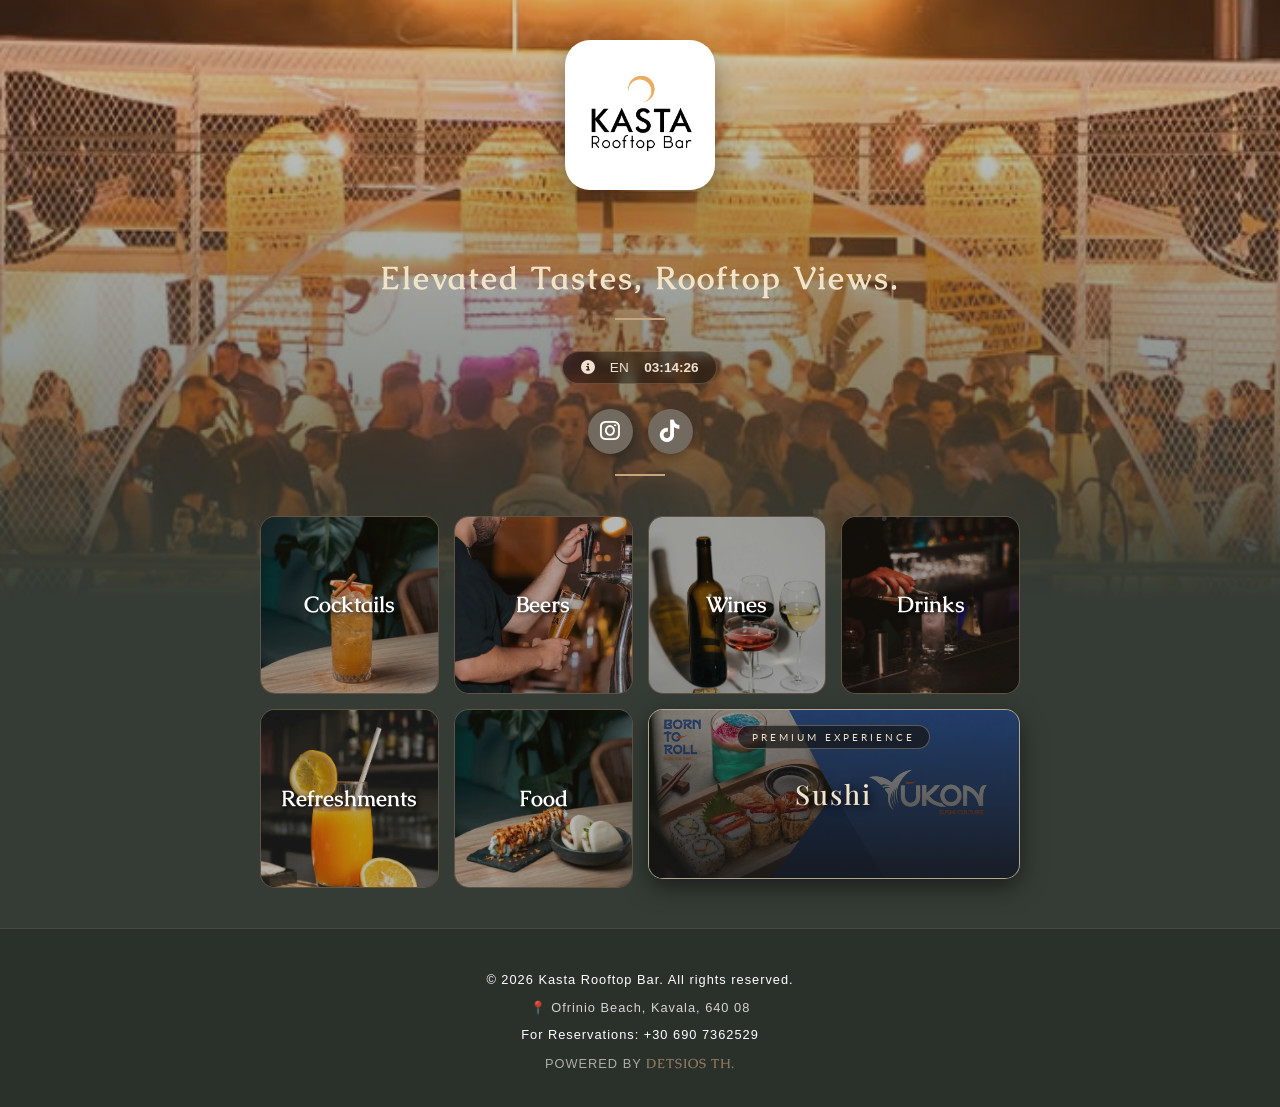
<file: index.html>
<!DOCTYPE html>
<html lang="el">
<head>
    <meta charset="UTF-8">
    <meta name="viewport" content="width=device-width, initial-scale=1.0, maximum-scale=1.0, user-scalable=no">
    <title>Kasta Rooftop Cocktail & Wine Bar</title>

    <!-- Γραμματοσειρές -->
    <link href="https://fonts.googleapis.com/css2?family=Caudex:ital,wght@0,400;0,700;1,400;1,700&display=swap" rel="stylesheet">
    <link href="https://fonts.googleapis.com/css2?family=Cormorant+Garamond:ital,wght@0,300;0,600;1,300&family=Lato:wght@300&family=Oswald:wght@200&display=swap" rel="stylesheet">
    <link href="https://fonts.googleapis.com/css2?family=Playfair+Display:wght@500&family=Poppins:wght@300;400&display=swap" rel="stylesheet">
    <link rel="stylesheet" href="https://cdnjs.cloudflare.com/ajax/libs/font-awesome/6.4.2/css/all.min.css">
    
    <!-- ΣΥΝΔΕΣΗ ΜΕ ΤΟ CSS ΣΟΥ (ΑΥΤΟ ΕΛΕΙΠΕ) -->
    <link rel="stylesheet" href="style.css">
</head>
<body class="home-page">

    <div class="logo-container">
        <img src="IMAGES/Kasta logo_.png" alt="Kasta Rooftop Bar Logo">
    </div>

    <section class="welcome-section">
    <h1>Elevated Tastes, Rooftop Views.</h1>
    <div class="divider"></div>
    </section>

     <div class="info-bar">
        <span><i class="fa-solid fa-circle-info"></i></span>
        <span>EN</span>
        <span id="clock">00:00:00</span>
    </div>

    <section> 
    <div class="social-icons">
    <a href="https://www.instagram.com/kasta_rooftop/" class="social-circle" title="Instagram"><i class="fa-brands fa-instagram"></i></a>
    <a href="https://www.tiktok.com/@kastaroof_cocktailbar?_r=1&_t=ZN-95tdO8SMryg" class="social-circle" title="TikTok"><i class="fa-brands fa-tiktok"></i></a>
    </div>
        <div class="divider"></div>
    </section>
    
    <main class="menu-grid">
        
        <a href="./Cocktails.html" class="menu-item">
            <h3>Cocktails</h3>
            <img src="IMAGES/Cocktail.webp" alt="Cocktails" loading="lazy">
        </a>

        <a href="./Beers.html" class="menu-item">
            <h3>Beers</h3>
            <img src="IMAGES/Draupht Beer Ste.webp" alt="Beers" loading="lazy">
        </a>

        <a href="./Wines.html" class="menu-item">
            <h3>Wines</h3>
            <img src="IMAGES/Wines.webp" alt="Wines" loading="lazy">
        </a>

        <a href="./Drinks.html" class="menu-item">
            <h3>Drinks</h3>
            <img src="IMAGES/Drinks.webp" alt="Drinks" loading="lazy">
        </a>

        <a href="./Refreshments.html" class="menu-item">
            <h3>Refreshments</h3>
            <img src="IMAGES/Fresh juice.webp" alt="Refreshments" loading="lazy">
        </a>

        <a href="./Food.html" class="menu-item">
            <h3>Food</h3>
            <img src="IMAGES/Food.webp" alt="Food" loading="lazy">
        </a>

        <!-- SIGNATURE SUSHI CATEGORY -->
        <a href="./Sushi.html" class="menu-item sushi-signature">
            <div class="sushi-darkener"></div>
            <span class="signature-tag">Premium Experience</span>
            <h3>Sushi </h3>
            <img src="IMAGES/sushi2.webp" alt="Sushi Menu" loading="lazy">
        </a>

    </main>

  

<div id="loader">
    <div class="loader-content">
        <img src="IMAGES/Kasta logo_ - WHITE.webp" alt="Kasta Icon" class="mini-logo">
        
        <h1 class="loader-title">Kasta Rooftop</h1>
        
        <div class="loader-divider"></div>
        
        <p class="loader-subtitle">COCKTAIL & WINE BAR</p>
    </div>
</div>


 <script src="app.js"></script>
</body>


<footer class="main-footer">
    <div class="footer-content">
        <p>© 2026 Kasta Rooftop Bar. All rights reserved.</p>
        <p class="location">📍 Ofrinio Beach, Kavala, 640 08</p>
        <p>For Reservations: +30 690 7362529</p>
        <p class="powered-by">
    POWERED BY <a href="https://www.instagram.com/dets1os/" class="designer-name" target="_blank" rel="noopener noreferrer">DETSIOS TH.</a>
</p>
    </div>
</footer>
</html>
</file>
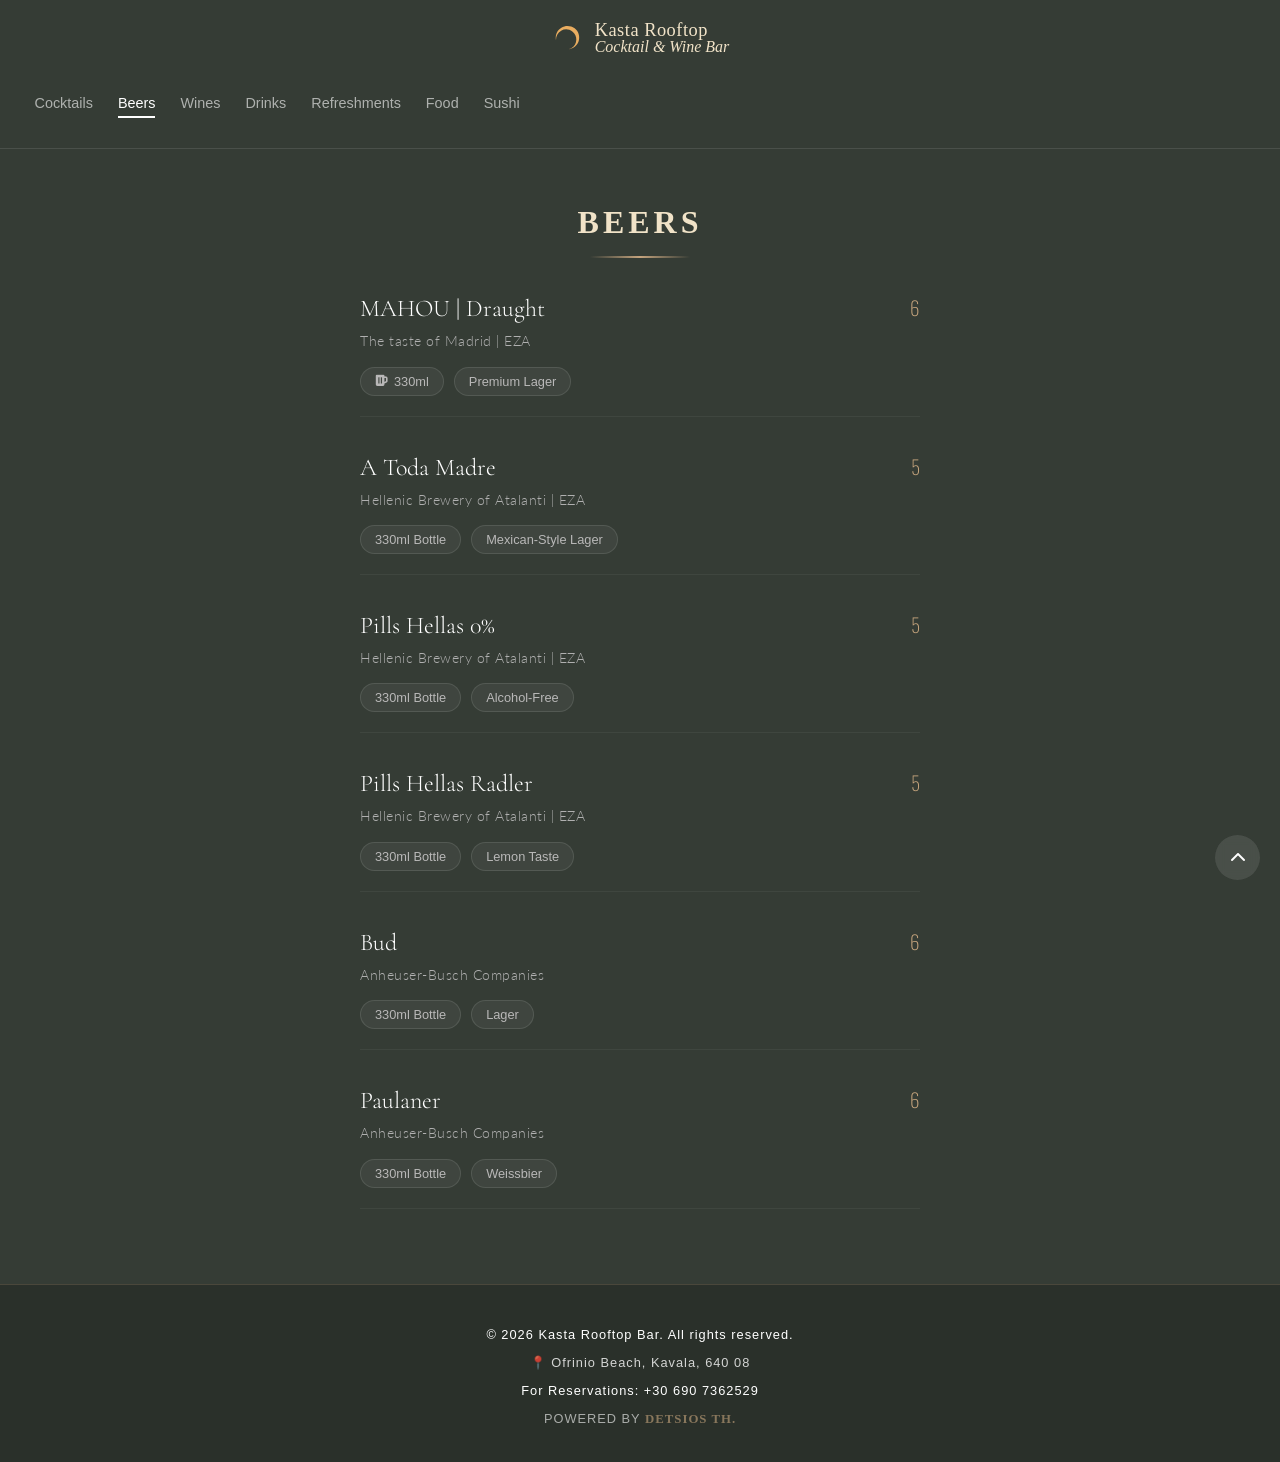
<file: Beers.html>
<!DOCTYPE html>
<html lang="el">
<head>
    <meta charset="UTF-8">
    <meta name="viewport" content="width=device-width, initial-scale=1.0">
    <title>Beers - Kasta Rooftop</title>
    <link href="https://fonts.googleapis.com/css2?family=Poppins:wght@300;400;600&display=swap" rel="stylesheet">
    <link rel="stylesheet" href="https://cdnjs.cloudflare.com/ajax/libs/font-awesome/6.4.2/css/all.min.css">
    
<link rel="stylesheet" href="style.css">
</head>
<body>

<header id="main-header">  
    <div class="header-top">
        <a href="index.html" style="text-decoration: none; display: flex; align-items: center; gap: 12px; color: inherit;">
            
            <img src="2.svg" class="logo-icon" alt="Kasta Moon Icon">
            
            <div class="logo-text-wrapper">
                <div class="brand-title">Kasta Rooftop</div>
                <div class="brand-subtitle">Cocktail & Wine Bar</div>
            </div>
            
        </a> </div>
           
    <nav class="nav-bar">
        <div class="nav-scroll">
            <a href="./Cocktails.html" class="nav-item">Cocktails</a>
            <a href="./Beers.html" class="nav-item active">Beers</a>
            <a href="./Wines.html" class="nav-item">Wines</a>
            <a href="./Drinks.html" class="nav-item">Drinks</a>
            <a href="./Refreshments.html" class="nav-item">Refreshments</a> 
            <a href="./Food.html" class="nav-item">Food</a>
            <a href="./Sushi.html" class="nav-item">Sushi</a>
        </div>
    </nav>
</header>
<div class="container">
    <div class="page-header">
        <h1 class="main-title">Beers</h1>
        <div class="main-divider"></div>
    </div>

    

    <div class="product-item">
        <div class="product-header">
            <span class="product-name">MAHOU | Draught </span>
            <span class="product-price">6</span>
        </div>
        <p class="product-desc">The taste of Madrid | EZA</p>
        <div class="tags">
            <span class="tag"><i class="fa-solid fa-beer-mug-empty"></i>330ml </span></i></span> 
            <span class="tag">Premium Lager</span></i></span>

        </div>
    </div>

    <div class="product-item">
        <div class="product-header">
            <span class="product-name">A Toda Madre</span>
            <span class="product-price">5</span>
        </div>
        <p class="product-desc">Hellenic Brewery of Atalanti | ΕΖΑ</p>
        <div class="tags">
            <span class="tag"></i> 330ml Bottle</span>
            <span class="tag"> Mexican-Style Lager</span>
        </div>
    </div>

    <div class="product-item">
        <div class="product-header">
            <span class="product-name">Pills Hellas 0%</span>
            <span class="product-price">5</span>
        </div>
        <p class="product-desc">Hellenic Brewery of Atalanti | ΕΖΑ</p>
        <div class="tags">
            <span class="tag"></i> 330ml Bottle</span>
            <span class="tag"> Alcohol-Free</span>
        </div>
    </div>

    <div class="product-item">
        <div class="product-header">
            <span class="product-name">Pills Hellas Radler</span>
            <span class="product-price">5</span>
        </div>
        <p class="product-desc">Hellenic Brewery of Atalanti | ΕΖΑ</p>
        <div class="tags">
            <span class="tag"></i> 330ml Bottle</span>
            <span class="tag"> Lemon Taste</span> 
        </div>
    </div>

    <div class="product-item">
        <div class="product-header">
            <span class="product-name">Bud</span>
            <span class="product-price">6</span>
        </div>
        <p class="product-desc">Anheuser-Busch Companies</p>
        <div class="tags">
            <span class="tag"></i> 330ml Bottle</span>
            <span class="tag"> Lager</span> 
        </div>
    </div>

    <div class="product-item">
        <div class="product-header">
            <span class="product-name">Paulaner</span>
            <span class="product-price">6</span>
        </div>
        <p class="product-desc">Anheuser-Busch Companies</p>
        <div class="tags">
            <span class="tag"></i> 330ml Bottle</span>
            <span class="tag">Weissbier </span> 
        </div>
    </div>
</div>

<a href="#" class="back-to-top"><i class="fa-solid fa-chevron-up"></i></a>

<link href="https://fonts.googleapis.com/css2?family=Cormorant+Garamond:ital,wght@0,300;0,600;1,300&family=Lato:wght@300&family=Oswald:wght@200&display=swap" rel="stylesheet">


<script src="app.js"></script>
</body>
<footer class="main-footer">
    <div class="footer-content">
        <p>© 2026 Kasta Rooftop Bar. All rights reserved.</p>
        <p class="location">📍 Ofrinio Beach, Kavala, 640 08</p>
        <p>For Reservations: +30 690 7362529</p>
        <p class="powered-by">
    POWERED BY <a href="https://www.instagram.com/dets1os/" class="designer-name" target="_blank" rel="noopener noreferrer">DETSIOS TH.</a>
        </p>
    </div>
</footer>
</html>
</file>
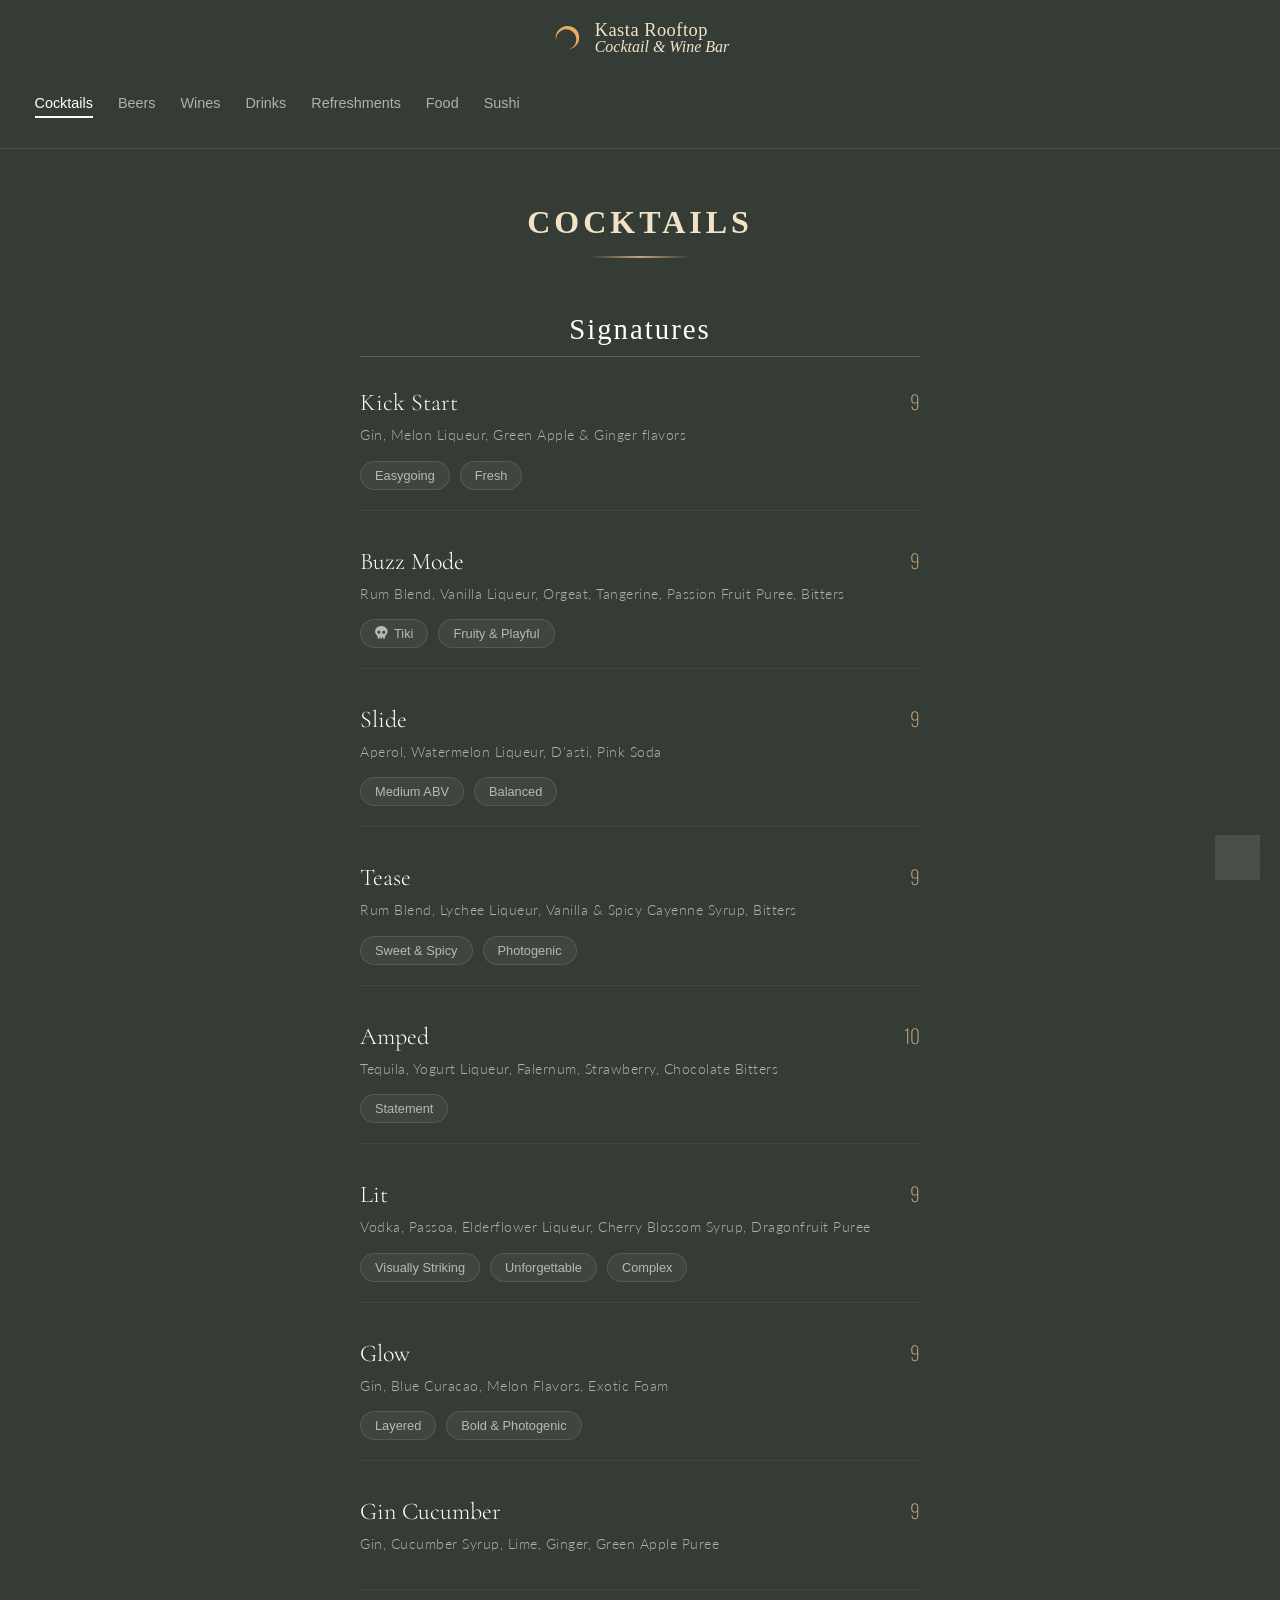
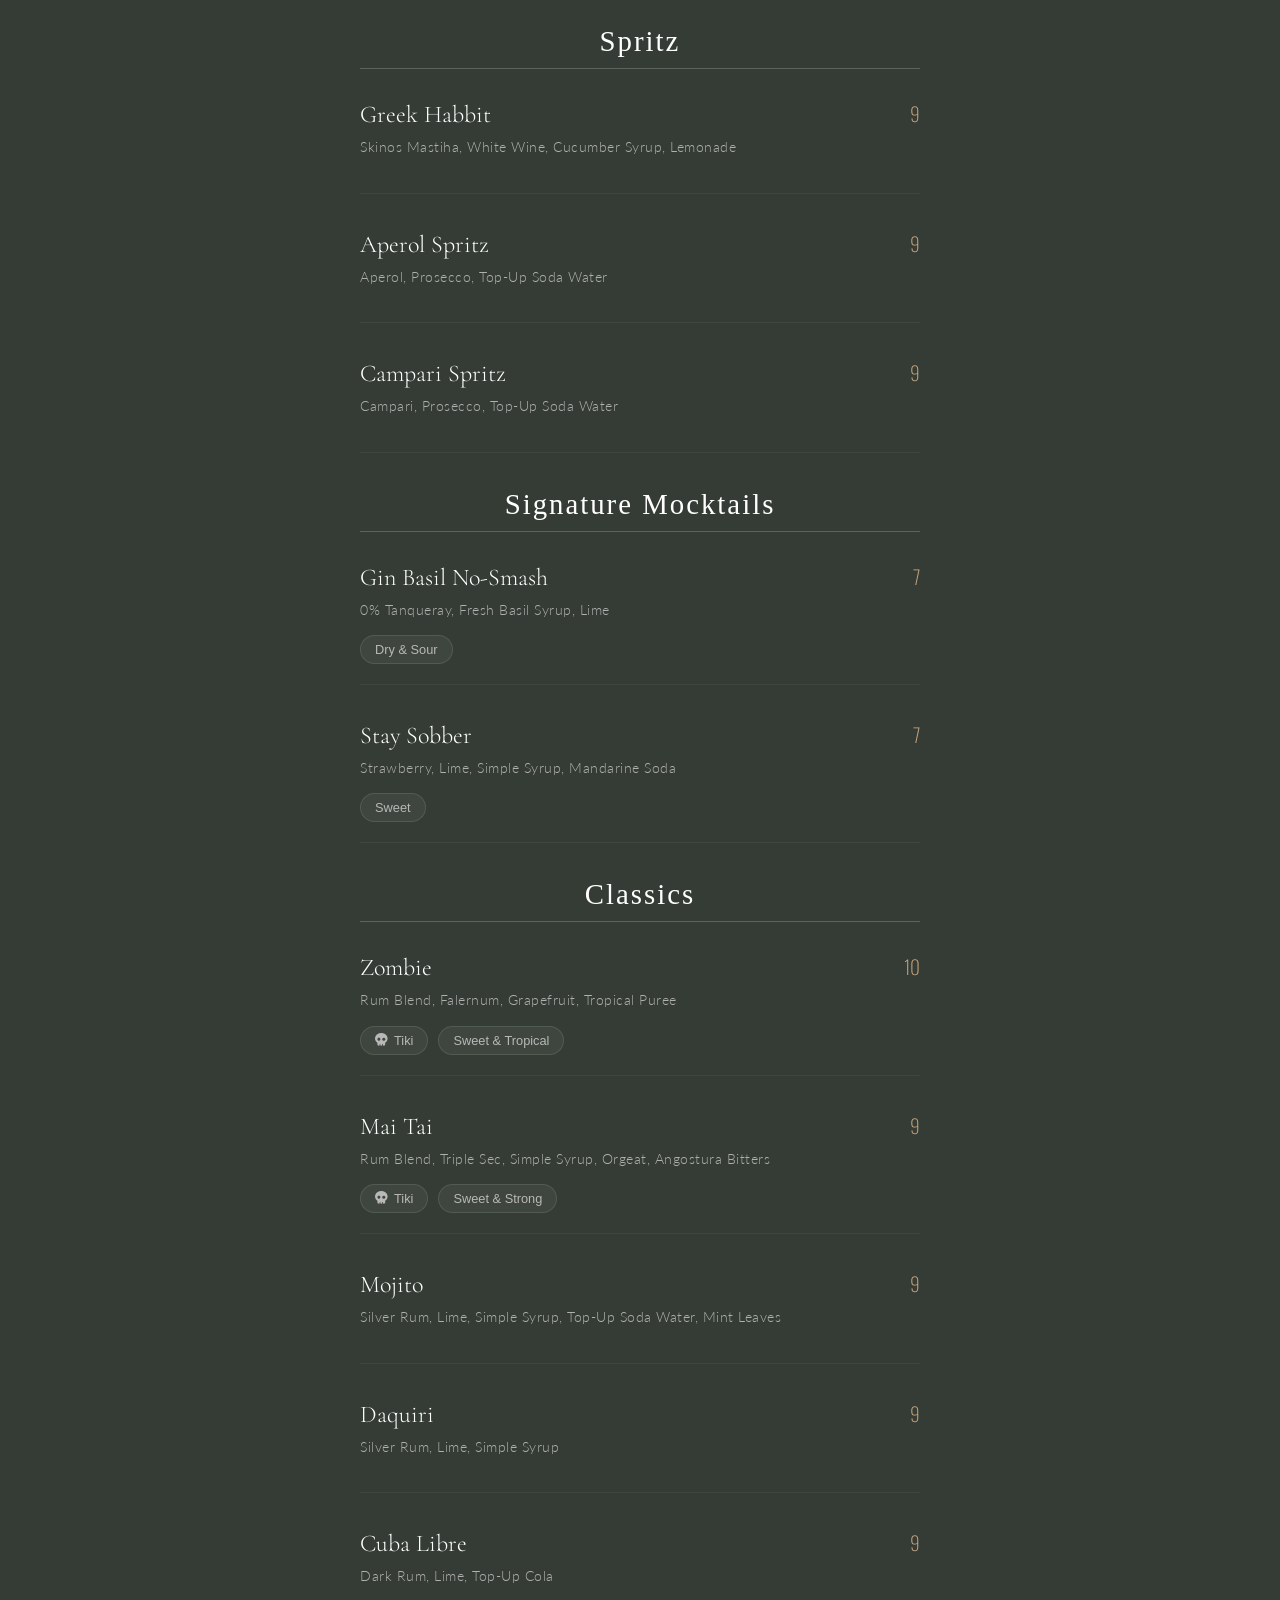
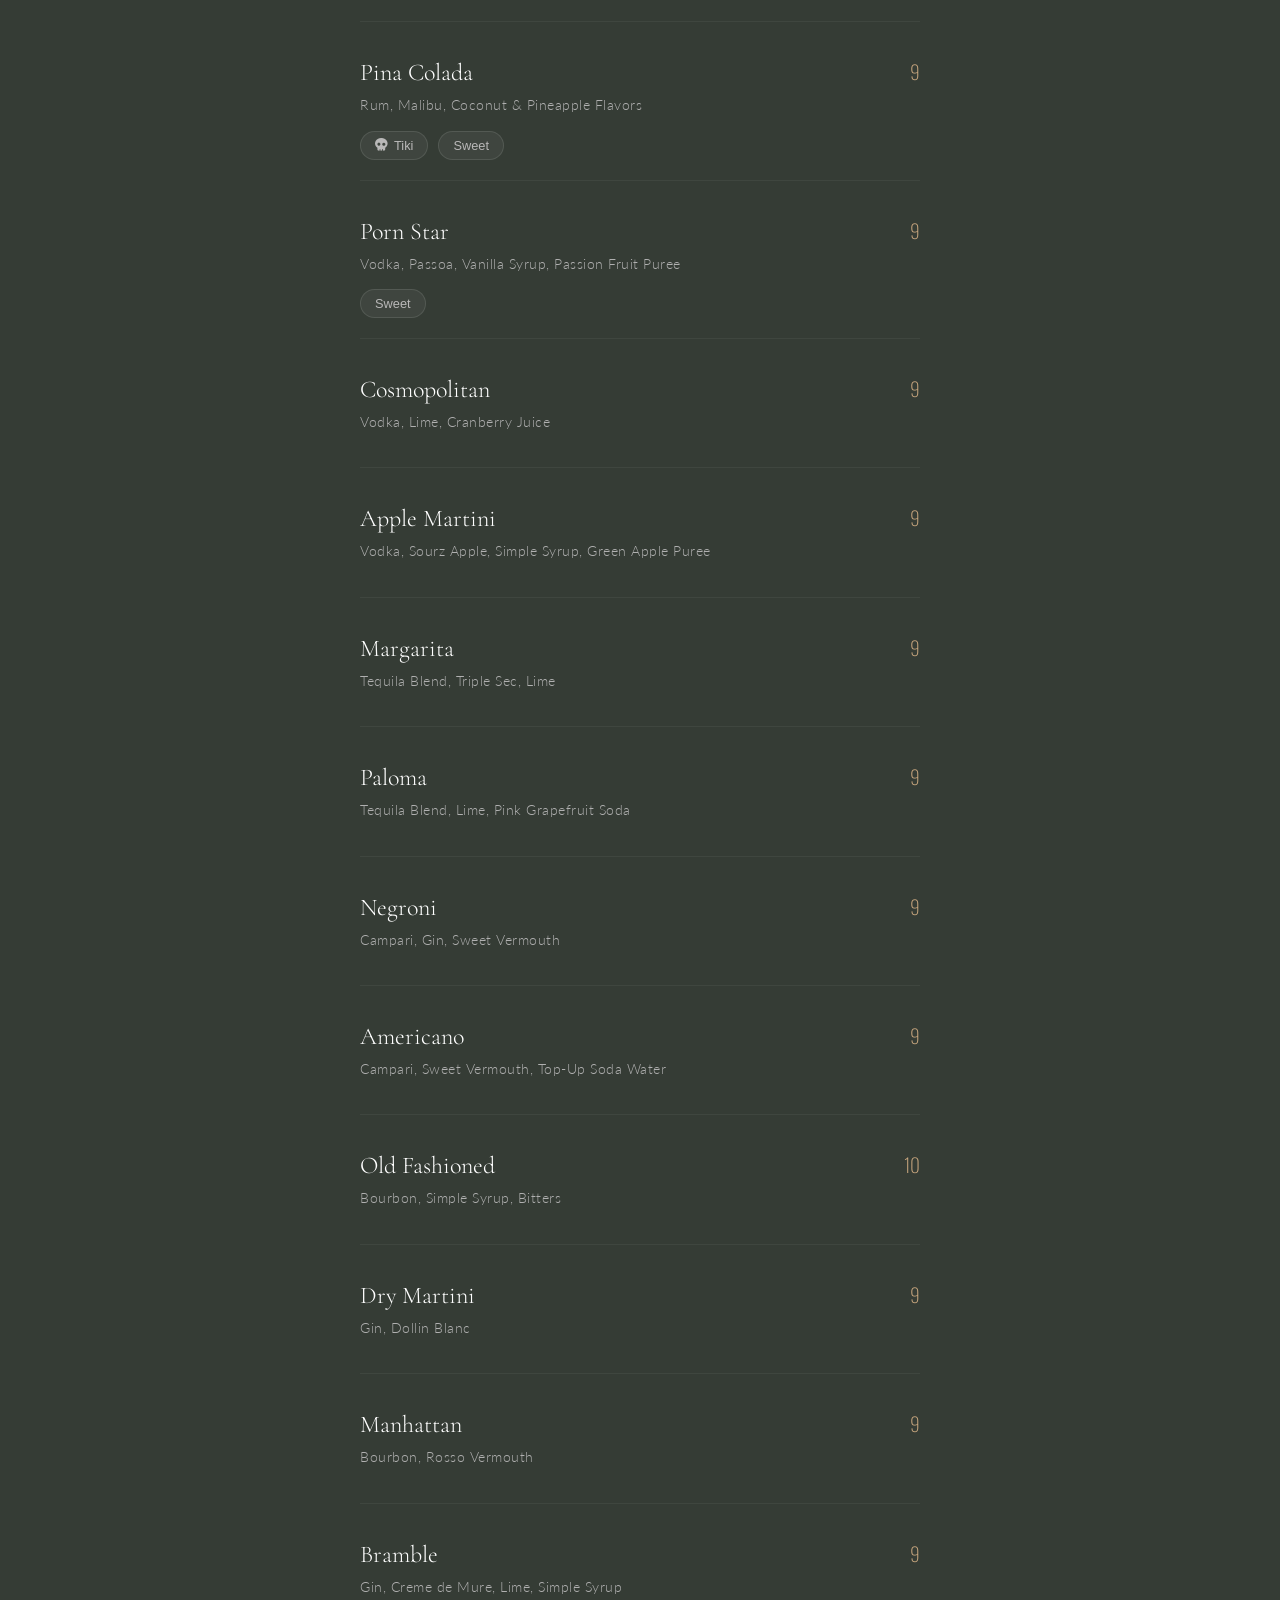
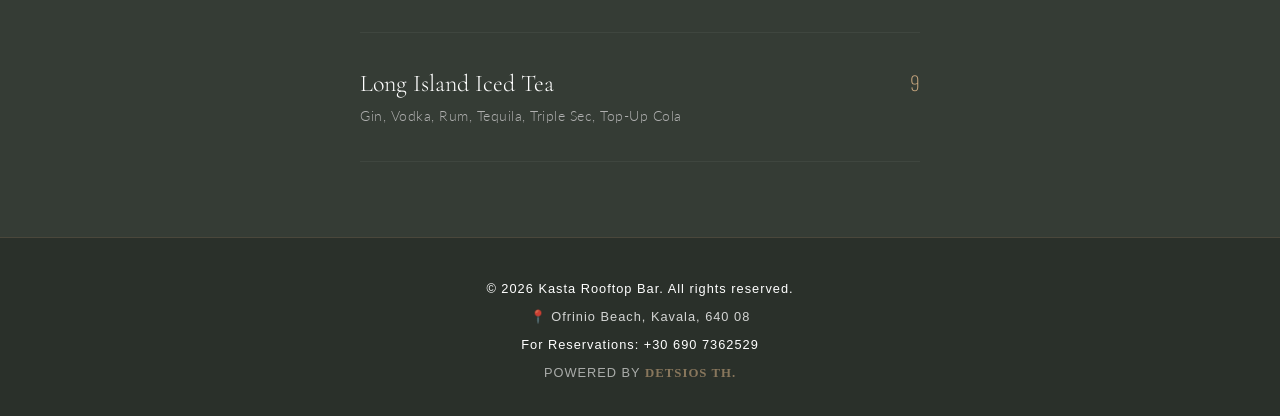
<file: Cocktails.html>
<!DOCTYPE html>
<html lang="el">
<head>
    <meta charset="UTF-8">
    <meta name="viewport" content="width=device-width, initial-scale=1.0">
    <title>Cocktails - Kasta Rooftop</title>
    <link href="https://fonts.googleapis.com/css2?family=Poppins:wght@300;400;600&display=swap" rel="stylesheet">
    <link rel="stylesheet" href="https://cdnjs.cloudflare.com/ajax/libs/font-awesome/6.4.2/css/all.min.css">
    <link href="https://fonts.googleapis.com/css2?family=Cormorant+Garamond:ital,wght@0,300;0,600;1,300&family=Lato:wght@300&family=Oswald:wght@200&display=swap" rel="stylesheet">

    
    <link rel="stylesheet" href="style.css">
    
</head>
<body>

<header id="main-header">  
    <div class="header-top">
        <a href="index.html" style="text-decoration: none; display: flex; align-items: center; gap: 12px; color: inherit;">
            
            <img src="2.svg" class="logo-icon" alt="Kasta Moon Icon">
            
            <div class="logo-text-wrapper">
                <div class="brand-title">Kasta Rooftop</div>
                <div class="brand-subtitle">Cocktail & Wine Bar</div>
            </div>
            
        </a> </div>

    <nav class="nav-bar">
        <button class="scroll-btn left-btn"><i class="fa-solid fa-chevron-left"></i></button>
        <div class="nav-scroll">
            <a href="./Cocktails.html" class="nav-item active">Cocktails</a>
            <a href="./Beers.html" class="nav-item">Beers</a>
            <a href="./Wines.html" class="nav-item">Wines</a>
            <a href="./Drinks.html" class="nav-item">Drinks</a>
            <a href="./Refreshments.html" class="nav-item">Refreshments</a> 
            <a href="./Food.html" class="nav-item">Food</a>
            <a href="./Sushi.html" class="nav-item">Sushi</a>

            <button class="scroll-btn right-btn"><i class="fa-solid fa-chevron-right"></i></button>
        </div>
    </nav>
</header>
<div class="container">
    <div class="page-header">
        <h1 class="main-title">Cocktails</h1>
        <div class="main-divider"></div>
    </div>

    <h2 class="section-title">Signatures</h2>
    <div class="separator"></div>

    <div class="product-item">
        <div class="product-header">
            <span class="product-name">Kick Start </span>
            <span class="product-price">9</span>
        </div>
        <p class="product-desc">Gin, Melon Liqueur, Green Apple & Ginger flavors</p>
        <div class="tags">
            <span class="tag"> Easygoing</span>
            <span class="tag"> Fresh</span>
        </div>
    </div>

    <div class="product-item">
        <div class="product-header">
            <span class="product-name">Buzz Mode</span>
            <span class="product-price">9</span>
        </div>
        <p class="product-desc">Rum Blend, Vanilla Liqueur, Orgeat, Tangerine, Passion Fruit Puree, Bitters</p>
        <div class="tags">
            <span class="tag"><i class="fa-solid fa-skull"></i> Tiki</span>
            <span class="tag"> Fruity & Playful</span>
        </div>
    </div>

    <div class="product-item">
        <div class="product-header">
            <span class="product-name">Slide</span>
            <span class="product-price">9</span>
        </div>
        <p class="product-desc">Aperol, Watermelon Liqueur, D'asti, Pink Soda</p>
        <div class="tags">
            <span class="tag"> Medium ABV</span>
            <span class="tag">Balanced</span>
        </div>
    </div>
    
    <div class="product-item">
        <div class="product-header">
            <span class="product-name">Tease</span>
            <span class="product-price">9</span>
        </div>
        <p class="product-desc">Rum Blend, Lychee Liqueur, Vanilla & Spicy Cayenne Syrup, Bitters</p>
        <div class="tags">
            <span class="tag">Sweet & Spicy</span>
            <span class="tag">Photogenic</span>
        </div>
    </div>

    <div class="product-item">
        <div class="product-header">
            <span class="product-name">Amped</span>
            <span class="product-price">10</span>
        </div>
        <p class="product-desc">Tequila, Yogurt Liqueur, Falernum, Strawberry, Chocolate Bitters</p>
        <div class="tags">
            <span class="tag">Statement</span>
            
        </div>
    </div>

    <div class="product-item">
        <div class="product-header">
            <span class="product-name">Lit</span>
            <span class="product-price">9</span>
        </div>
        <p class="product-desc">Vodka, Passoa, Elderflower Liqueur, Cherry Blossom Syrup, Dragonfruit Puree</p>
        <div class="tags">
            <span class="tag">Visually Striking</span>
            <span class="tag">Unforgettable</span>
            <span class="tag">Complex</span>
            
        </div>
    </div>

    <div class="product-item">
        <div class="product-header">
            <span class="product-name">Glow</span>
            <span class="product-price">9</span>
        </div>
        <p class="product-desc">Gin, Blue Curacao, Melon Flavors, Exotic Foam</p>
        <div class="tags">
            <span class="tag">Layered</span>
            <span class="tag">Bold & Photogenic</span>
        </div>
    </div>

    <div class="product-item">
        <div class="product-header">
            <span class="product-name">Gin Cucumber</span>
            <span class="product-price">9</span>
        </div>
        <p class="product-desc">Gin, Cucumber Syrup, Lime, Ginger, Green Apple Puree</p>
        <div class="tags">
            
        </div>
    </div>





    <h2 class="section-title">Spritz</h2>
    <div class="separator"></div>

    <div class="product-item">
        <div class="product-header">
            <span class="product-name">Greek Habbit</span>
            <span class="product-price">9</span>
        </div>
        <p class="product-desc">Skinos Mastiha, White Wine, Cucumber Syrup, Lemonade</p>
    </div>

    <div class="product-item">
        <div class="product-header">
            <span class="product-name">Aperol Spritz</span>
            <span class="product-price">9</span>
        </div>
        <p class="product-desc">Aperol, Prosecco, Top-Up Soda Water</p>
        
    </div>


    <div class="product-item">
        <div class="product-header">
            <span class="product-name">Campari Spritz</span>
            <span class="product-price">9</span>
        </div>
        <p class="product-desc">Campari, Prosecco, Top-Up Soda Water</p>
        
    </div>
     




    <h2 class="section-title">Signature Mocktails</h2>
    <div class="separator"></div>

    <div class="product-item">
        <div class="product-header">
            <span class="product-name">Gin Basil No-Smash</span>
            <span class="product-price">7</span>
        </div>
        <p class="product-desc">0% Tanqueray, Fresh Basil Syrup, Lime</p>
        <div class="tags">
            <span class="tag"></i> Dry & Sour</span>
        </div>
    </div>

    <div class="product-item">
        <div class="product-header">
            <span class="product-name">Stay Sobber</span>
            <span class="product-price">7</span>
        </div>
        <p class="product-desc">Strawberry, Lime, Simple Syrup, Mandarine Soda</p>
        <div class="tags">
            <span class="tag"></i> Sweet</span>
        </div>
    </div>







    <h2 class="section-title">Classics</h2>
    <div class="separator"></div>

    <div class="product-item">
        <div class="product-header">
            <span class="product-name">Zombie</span>
            <span class="product-price">10</span>
        </div>
        <p class="product-desc">Rum Blend, Falernum, Grapefruit, Tropical Puree</p>
        <div class="tags">
            <span class="tag"><i class="fa-solid fa-skull"></i> Tiki</span>
            <span class="tag"></i> Sweet & Tropical</span>
        </div>
    </div>

    <div class="product-item">
        <div class="product-header">
            <span class="product-name">Mai Tai</span>
            <span class="product-price">9</span>
        </div>
        <p class="product-desc">Rum Blend, Triple Sec, Simple Syrup, Orgeat, Angostura Bitters</p>
        <div class="tags">
            <span class="tag"><i class="fa-solid fa-skull"></i> Tiki</span>
            <span class="tag"></i> Sweet & Strong</span>
        </div>
    </div>

    <div class="product-item">
        <div class="product-header">
            <span class="product-name">Mojito</span>
            <span class="product-price">9</span>
        </div>
        <p class="product-desc">Silver Rum, Lime, Simple Syrup, Top-Up Soda Water, Mint Leaves</p>
        <div class="tags">
        </div>
    </div>

    <div class="product-item">
        <div class="product-header">
            <span class="product-name">Daquiri</span>
            <span class="product-price">9</span>
        </div>
        <p class="product-desc">Silver Rum, Lime, Simple Syrup</p>
        <div class="tags">
        </div>
    </div>
    
    <div class="product-item">
        <div class="product-header">
            <span class="product-name">Cuba Libre</span>
            <span class="product-price">9</span>
        </div>
        <p class="product-desc"> Dark Rum, Lime, Top-Up Cola</p>
        <div class="tags">
        </div>
    </div>

    <div class="product-item">
        <div class="product-header">
            <span class="product-name">Pina Colada</span>
            <span class="product-price">9</span>
        </div>
        <p class="product-desc"> Rum, Malibu, Coconut & Pineapple Flavors</p>
        <div class="tags">
            <span class="tag"><i class="fa-solid fa-skull"></i> Tiki</span>
            <span class="tag"></i> Sweet</span>
        </div>
    </div>

    <div class="product-item">
        <div class="product-header">
            <span class="product-name">Porn Star</span>
            <span class="product-price">9</span>
        </div>
        <p class="product-desc"> Vodka, Passoa, Vanilla Syrup, Passion Fruit Puree</p>
        <div class="tags">
            <span class="tag"></i> Sweet</span>
        </div>
    </div>

    <div class="product-item">
        <div class="product-header">
            <span class="product-name">Cosmopolitan</span>
            <span class="product-price">9</span>
        </div>
        <p class="product-desc"> Vodka, Lime, Cranberry Juice</p>
        <div class="tags">
            
        </div>
    </div>

    <div class="product-item">
        <div class="product-header">
            <span class="product-name">Apple Martini</span>
            <span class="product-price">9</span>
        </div>
        <p class="product-desc"> Vodka, Sourz Apple, Simple Syrup, Green Apple Puree</p>
        <div class="tags">
            
        </div>
    </div>
    
    <div class="product-item">
        <div class="product-header">
            <span class="product-name">Margarita</span>
            <span class="product-price">9</span>
        </div>
        <p class="product-desc"> Tequila Blend, Triple Sec, Lime</p>
        <div class="tags">
            
        </div>
    </div>

    <div class="product-item">
        <div class="product-header">
            <span class="product-name">Paloma</span>
            <span class="product-price">9</span>
        </div>
        <p class="product-desc"> Tequila Blend, Lime, Pink Grapefruit Soda</p>
        <div class="tags">
            
        </div>
    </div>

    <div class="product-item">
        <div class="product-header">
            <span class="product-name">Negroni</span>
            <span class="product-price">9</span>
        </div>
        <p class="product-desc"> Campari, Gin, Sweet Vermouth</p>
        <div class="tags">
        </div>
    </div>

    <div class="product-item">
        <div class="product-header">
            <span class="product-name">Americano</span>
            <span class="product-price">9</span>
        </div>
        <p class="product-desc"> Campari, Sweet Vermouth, Top-Up Soda Water</p>
        <div class="tags">
        </div>
    </div>

    <div class="product-item">
        <div class="product-header">
            <span class="product-name">Old Fashioned</span>
            <span class="product-price">10</span>
        </div>
        <p class="product-desc"> Bourbon, Simple Syrup, Bitters</p>
        <div class="tags">
        </div>
    </div>

    <div class="product-item">
        <div class="product-header">
            <span class="product-name">Dry Martini</span>
            <span class="product-price">9</span>
        </div>
        <p class="product-desc">Gin, Dollin Blanc</p>
        <div class="tags">
        </div>
    </div>


    <div class="product-item">
        <div class="product-header">
            <span class="product-name">Manhattan</span>
            <span class="product-price">9</span>
        </div>
        <p class="product-desc">Bourbon, Rosso Vermouth</p>
        <div class="tags">
        </div>
    </div>

    <div class="product-item">
        <div class="product-header">
            <span class="product-name">Bramble</span>
            <span class="product-price">9</span>
        </div>
        <p class="product-desc">Gin, Creme de Mure, Lime, Simple Syrup</p>
        <div class="tags">
        </div>
    </div>

    <div class="product-item">
        <div class="product-header">
            <span class="product-name">Long Island Iced Tea</span>
            <span class="product-price">9</span>
        </div>
        <p class="product-desc">Gin, Vodka, Rum, Tequila, Triple Sec, Top-Up Cola</p>
        <div class="tags">
        </div>
    </div>

</div>

<a href="#" class="back-to-top"><i class="fa-solid fa-chevron-up"></i></a>



<script src="app.js"></script>
</body>

<footer class="main-footer">
    <div class="footer-content">
        <p>© 2026 Kasta Rooftop Bar. All rights reserved.</p>
        <p class="location">📍 Ofrinio Beach, Kavala, 640 08</p>
        <p>For Reservations: +30 690 7362529</p>
        <p class="powered-by">
    POWERED BY <a href="https://www.instagram.com/dets1os/" class="designer-name" target="_blank" rel="noopener noreferrer">DETSIOS TH.</a>
        </p>
    </div>
</footer>
</html>
</file>
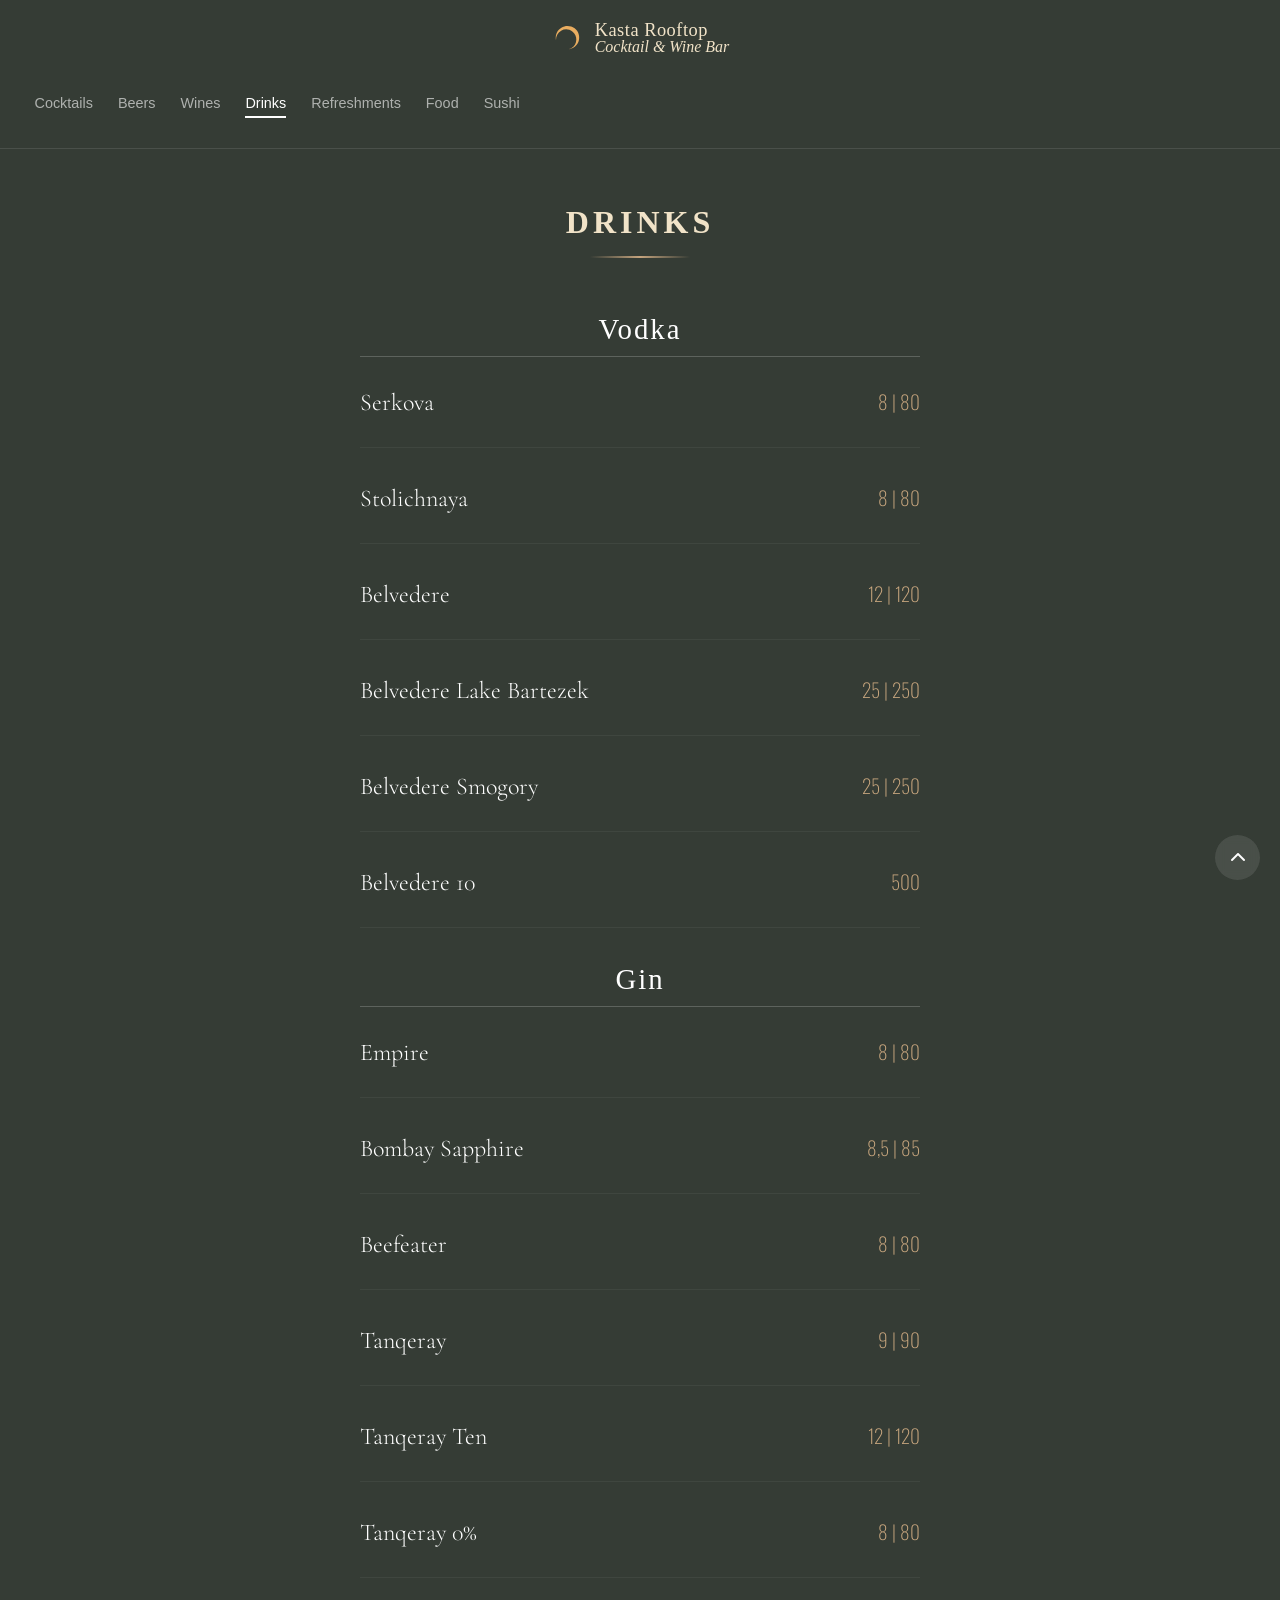
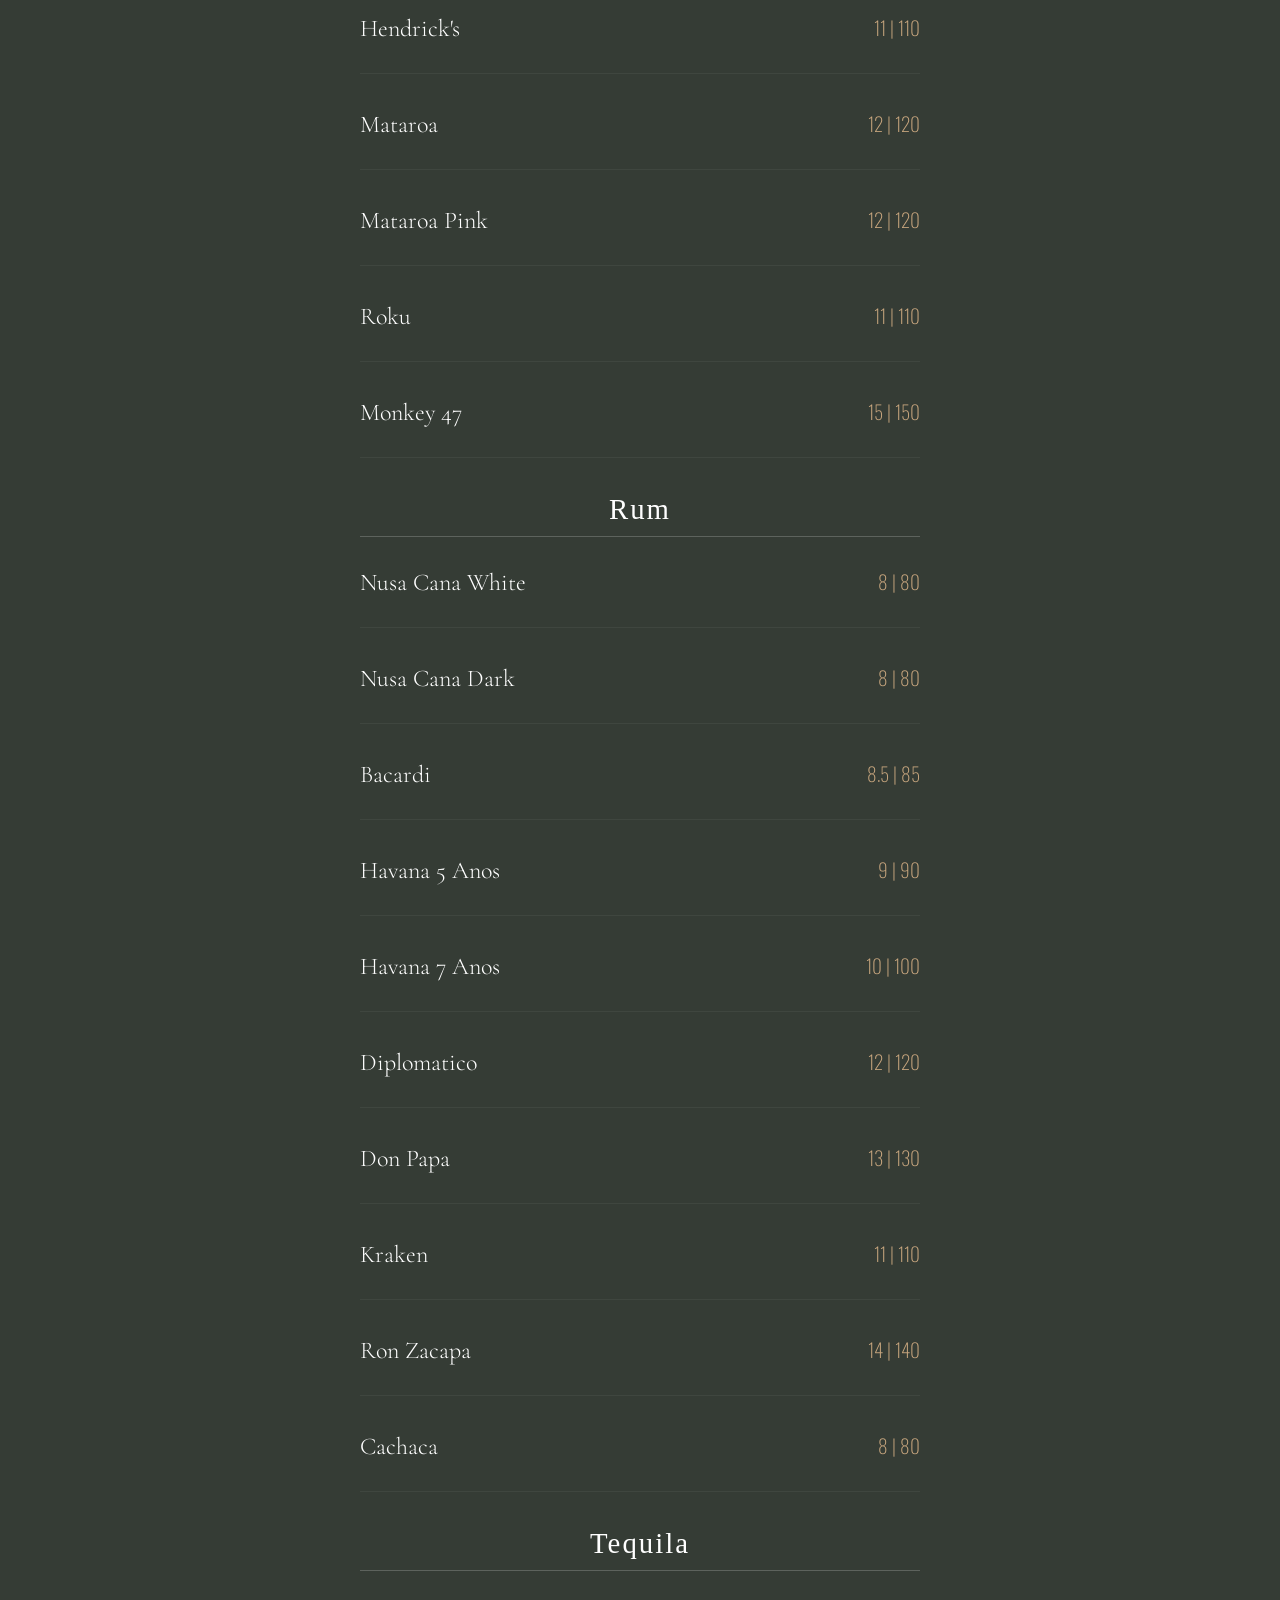
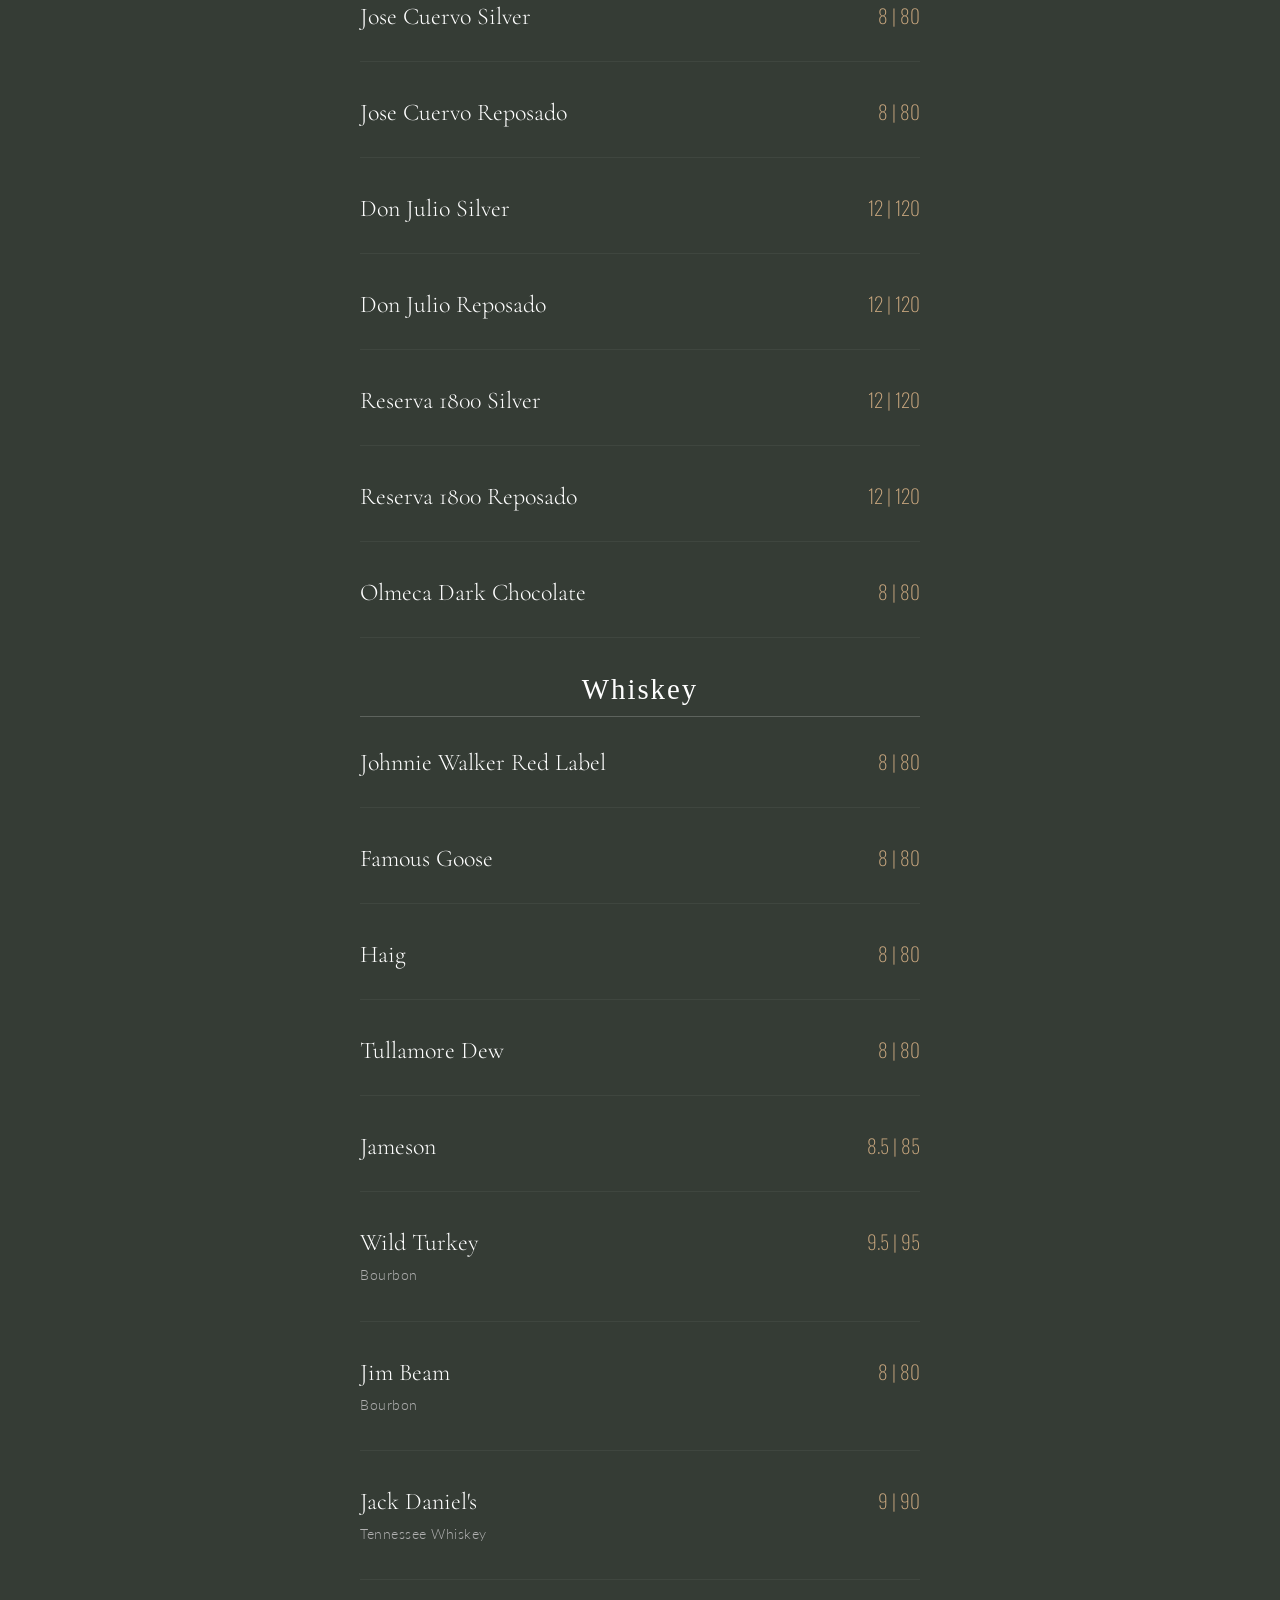
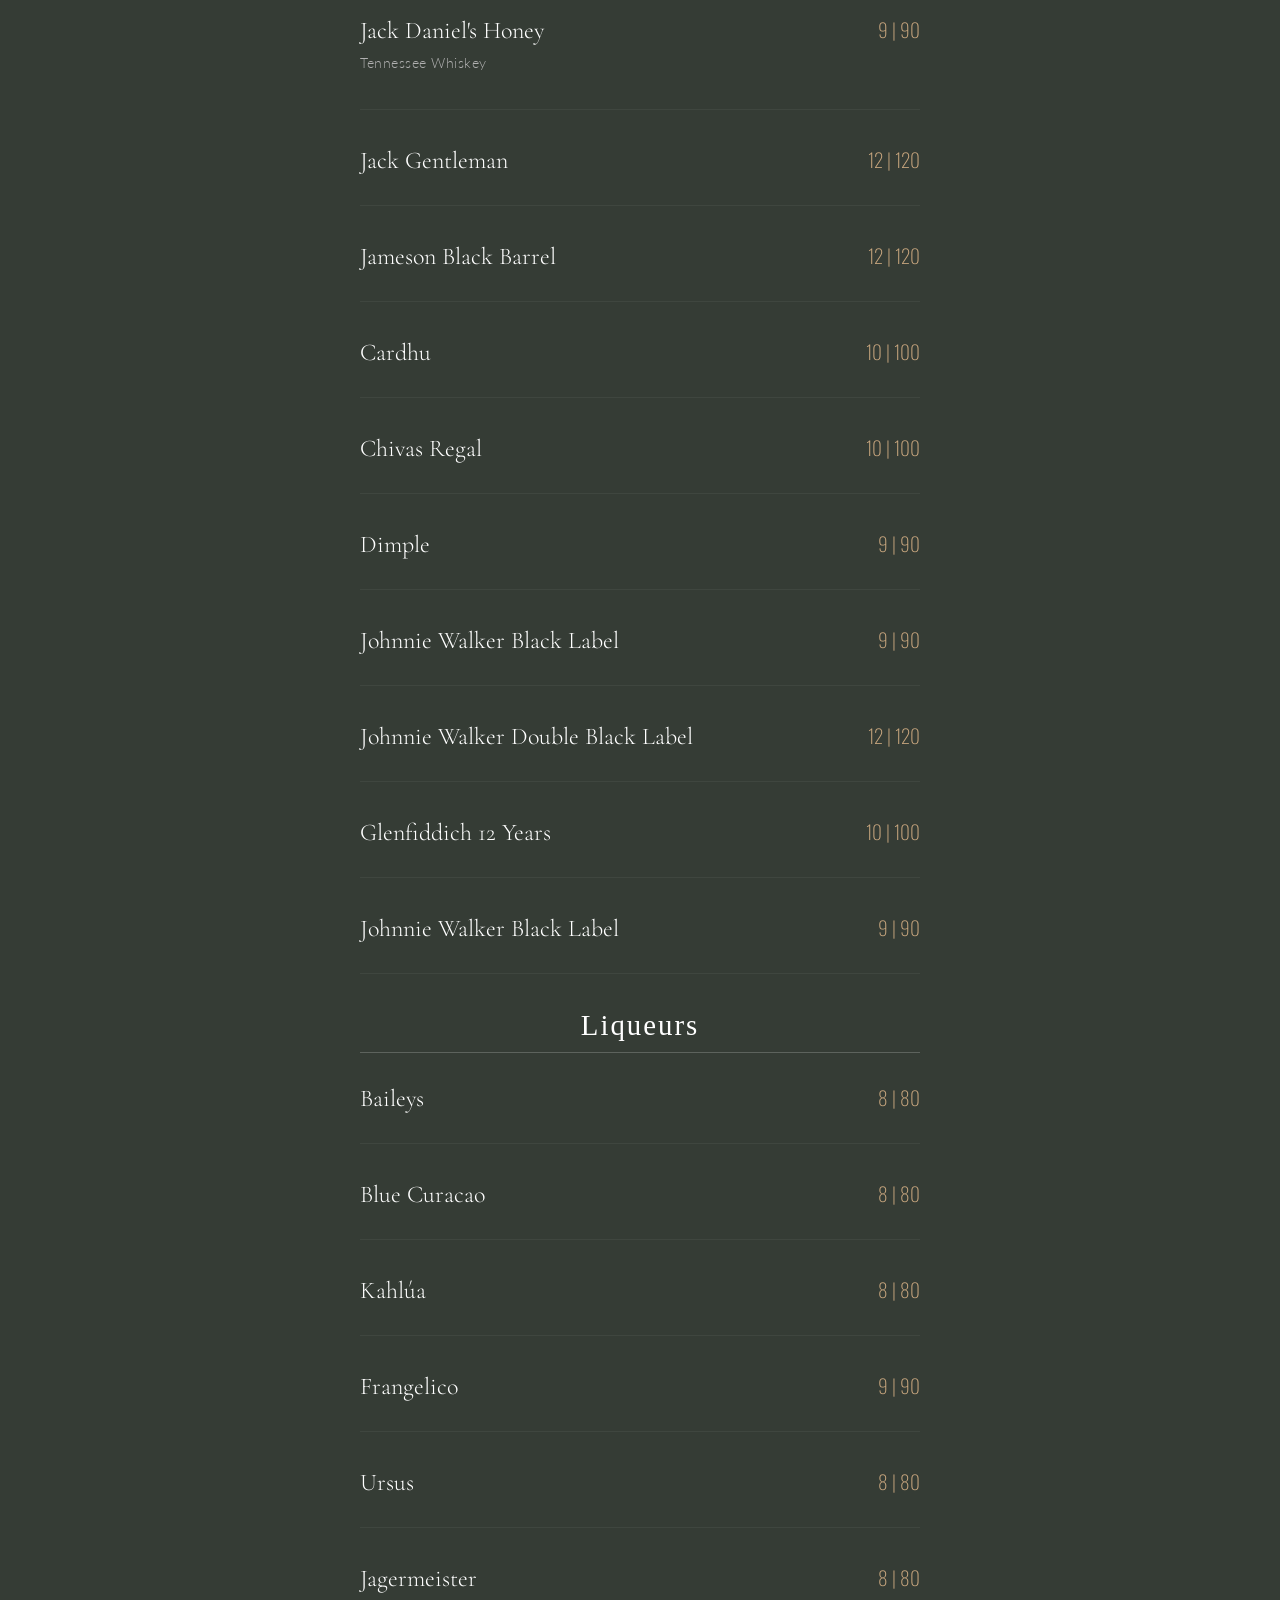
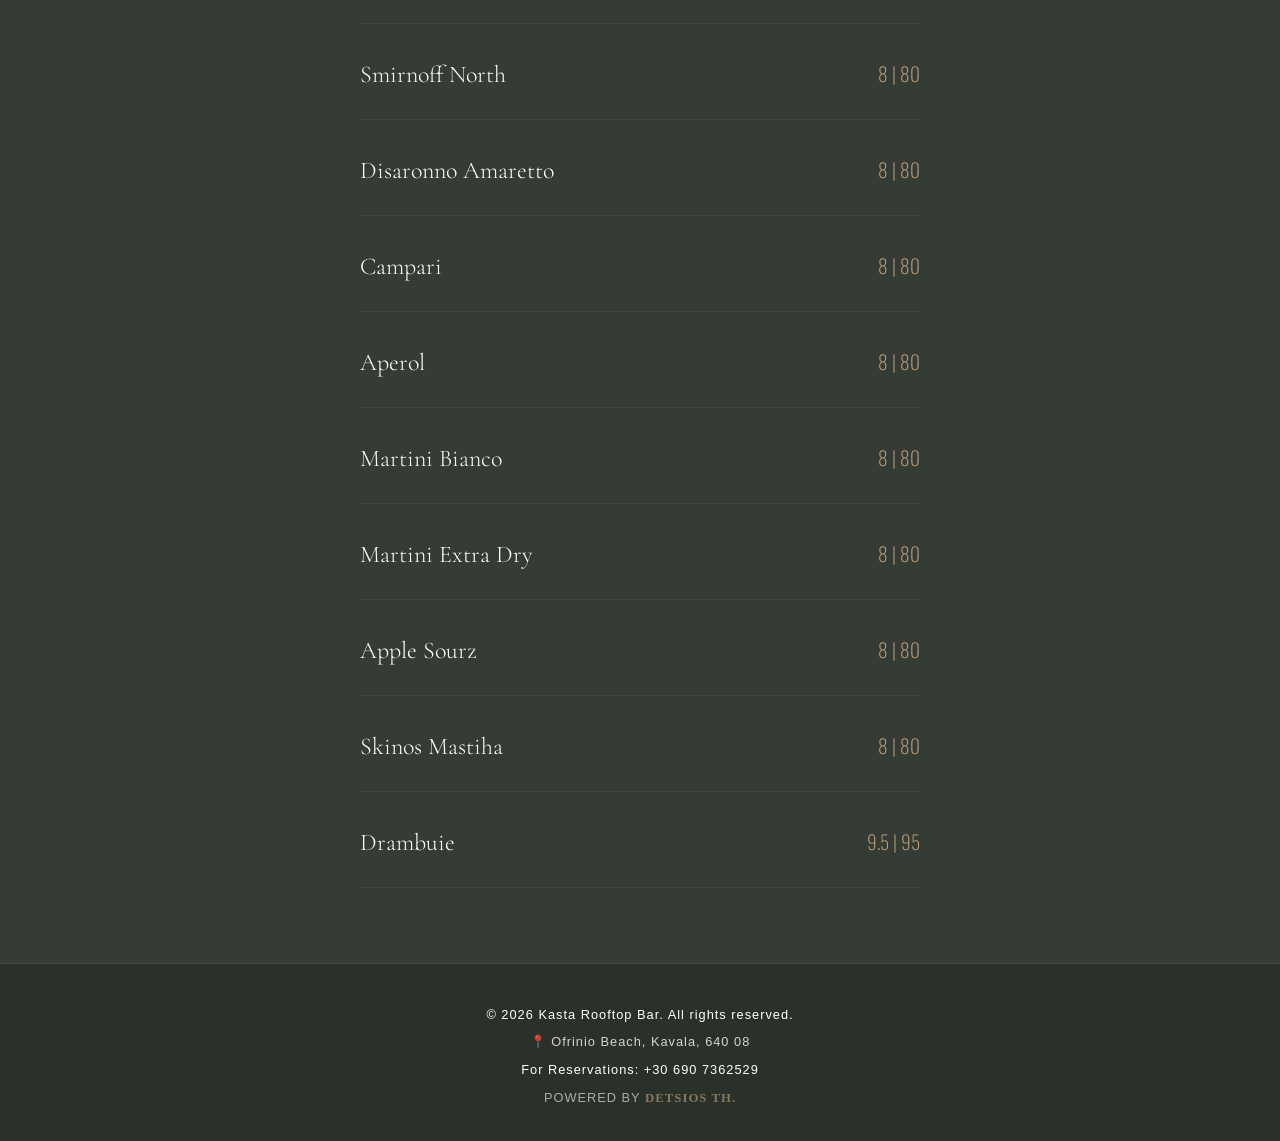
<file: Drinks.html>
<!DOCTYPE html>
<html lang="el">
<head>
    <meta charset="UTF-8">
    <meta name="viewport" content="width=device-width, initial-scale=1.0">
    <title>Drinks - Kasta Rooftop</title>
    <link href="https://fonts.googleapis.com/css2?family=Poppins:wght@300;400;600&display=swap" rel="stylesheet">
    <link rel="stylesheet" href="https://cdnjs.cloudflare.com/ajax/libs/font-awesome/6.4.2/css/all.min.css">
    <link href="https://fonts.googleapis.com/css2?family=Cormorant+Garamond:ital,wght@0,300;0,600;1,300&family=Lato:wght@300&family=Oswald:wght@200&display=swap" rel="stylesheet">

  <link rel="stylesheet" href="style.css">
</head>
<body>

<header id="main-header">  
    <div class="header-top">
        <a href="index.html" style="text-decoration: none; display: flex; align-items: center; gap: 12px; color: inherit;">
            
            <img src="2.svg" class="logo-icon" alt="Kasta Moon Icon">
            
            <div class="logo-text-wrapper">
                <div class="brand-title">Kasta Rooftop</div>
                <div class="brand-subtitle">Cocktail & Wine Bar</div>
            </div>
            
        </a> </div>
           
    <nav class="nav-bar">
        <div class="nav-scroll">
            <a href="./Cocktails.html" class="nav-item">Cocktails</a>
            <a href="./Beers.html" class="nav-item">Beers</a>
            <a href="./Wines.html" class="nav-item">Wines</a>
            <a href="./Drinks.html" class="nav-item active">Drinks</a>
            <a href="./Refreshments.html" class="nav-item">Refreshments</a> 
            <a href="./Food.html" class="nav-item">Food</a>
            <a href="./Sushi.html" class="nav-item">Sushi</a>
        </div>
    </nav>
</header>
<div class="container">
    <div class="page-header">
        <h1 class="main-title">Drinks</h1>
        <div class="main-divider"></div>
    </div>

   
   
   
    <h2 class="section-title">Vodka</h2>
    <div class="separator"></div>

    <div class="product-item">
        <div class="product-header">
            <span class="product-name">Serkova</span>
            <span class="product-price">8 | 80</span>
        </div>
        <div class="tags">
        </div>
    </div>

    <div class="product-item">
        <div class="product-header">
            <span class="product-name">Stolichnaya</span>
            <span class="product-price">8 | 80</span>
        </div>
        <div class="tags">
        </div>
    </div>

    <div class="product-item">
        <div class="product-header">
            <span class="product-name">Belvedere</span>
            <span class="product-price">12 | 120</span>
        </div>
        <div class="tags">
        </div>
    </div>

    <div class="product-item">
        <div class="product-header">
            <span class="product-name">Belvedere Lake Bartezek</span>
            <span class="product-price">25 | 250</span>
        </div>
        <div class="tags">
        </div>
    </div>

    <div class="product-item">
        <div class="product-header">
            <span class="product-name">Belvedere Smogory</span>
            <span class="product-price">25 | 250</span>
        </div>
        <div class="tags">
        </div>
    </div>

    <div class="product-item">
        <div class="product-header">
            <span class="product-name">Belvedere 10</span>
            <span class="product-price">500</span>
        </div>
        <div class="tags">
        </div>
    </div>



    




    
    
    <h2 class="section-title">Gin</h2>
    <div class="separator"></div>


    <div class="product-item">
        <div class="product-header">
            <span class="product-name">Empire</span>
            <span class="product-price">8 | 80</span>
        </div>
        <div class="tags"></div>
    </div>
    
    <div class="product-item">
        <div class="product-header">
            <span class="product-name">Bombay Sapphire</span>
            <span class="product-price">8,5 | 85</span>
        </div>
        <div class="tags"></div>

    </div> 
    
    <div class="product-item">
        <div class="product-header">
            <span class="product-name">Beefeater</span>
            <span class="product-price">8 | 80</span>
        </div>
        <div class="tags"></div>
    </div>   

    <div class="product-item">
        <div class="product-header">
            <span class="product-name">Tanqeray</span>
            <span class="product-price">9 | 90</span>
        </div>
        <div class="tags"></div>
    </div>  

    <div class="product-item">
        <div class="product-header">
            <span class="product-name">Tanqeray Ten</span>
            <span class="product-price">12 | 120</span>
        </div>
        <div class="tags"></div>
    </div>

    <div class="product-item">
        <div class="product-header">
            <span class="product-name">Tanqeray 0%</span>
            <span class="product-price">8 | 80</span>
        </div>
        <div class="tags"></div>
    </div>

    <div class="product-item">
        <div class="product-header">
            <span class="product-name">Hendrick's</span>
            <span class="product-price">11 | 110</span>
        </div>
        <div class="tags"></div>

    </div>
    
    <div class="product-item">
        <div class="product-header">
            <span class="product-name">Mataroa</span>
            <span class="product-price">12 | 120</span>
        </div>
        <div class="tags"></div>

    </div>  


    <div class="product-item">
        <div class="product-header">
            <span class="product-name">Mataroa Pink</span>
            <span class="product-price">12 | 120</span>
        </div>
        <div class="tags"></div>

    </div> 
    
    <div class="product-item">
        <div class="product-header">
            <span class="product-name">Roku</span>
            <span class="product-price">11 | 110</span>
        </div>
        <div class="tags"></div>

    </div>   

    <div class="product-item">
        <div class="product-header">
            <span class="product-name">Monkey 47</span>
            <span class="product-price">15 | 150</span>
        </div>
        <div class="tags"></div>
    </div>


    




    
    
    <h2 class="section-title">Rum</h2>
    <div class="separator"></div>

    <div class="product-item">
        <div class="product-header">
            <span class="product-name">Nusa Cana White </span>
            <span class="product-price">8 | 80</span>
        </div>
        <div class="tags"></div>
    </div>

    <div class="product-item">
        <div class="product-header">
            <span class="product-name">Nusa Cana Dark</span>
            <span class="product-price">8 | 80</span>
        </div>
        <div class="tags"></div>
    </div>


    <div class="product-item">
        <div class="product-header">
            <span class="product-name">Bacardi</span>
            <span class="product-price">8.5 | 85</span>
        </div>
        <div class="tags"></div>
    </div>

    <div class="product-item">
        <div class="product-header">
            <span class="product-name">Havana 5 Anos</span>
            <span class="product-price">9 | 90</span>
        </div>
        <div class="tags"></div>
    </div>

    <div class="product-item">
        <div class="product-header">
            <span class="product-name">Havana 7 Anos</span>
            <span class="product-price">10 | 100</span>
        </div>
        <div class="tags"></div>
    </div>

    <div class="product-item">
        <div class="product-header">
            <span class="product-name">Diplomatico</span>
            <span class="product-price">12 | 120</span>
        </div>
        <div class="tags"></div>
    </div>

    <div class="product-item">
        <div class="product-header">
            <span class="product-name">Don Papa</span>
            <span class="product-price">13 | 130</span>
        </div>
        <div class="tags"></div>
    </div>

    <div class="product-item">
        <div class="product-header">
            <span class="product-name">Kraken</span>
            <span class="product-price">11 | 110</span>
        </div>
        <div class="tags"></div>
    </div>

    <div class="product-item">
        <div class="product-header">
            <span class="product-name">Ron Zacapa</span>
            <span class="product-price">14 | 140</span>
        </div>
        <div class="tags"></div>
    </div>

    <div class="product-item">
        <div class="product-header">
            <span class="product-name">Cachaca</span>
            <span class="product-price">8 | 80</span>
        </div>
        <div class="tags"></div>
    </div>

    







    
    
    
    <h2 class="section-title">Tequila</h2>
    <div class="separator"></div>

     <div class="product-item">
        <div class="product-header">
            <span class="product-name">Jose Cuervo Silver</span>
            <span class="product-price">8 | 80</span>
        </div>
        <div class="tags"></div>
    </div>

    <div class="product-item">
        <div class="product-header">
            <span class="product-name">Jose Cuervo Reposado</span>
            <span class="product-price">8 | 80</span>
        </div>
        <div class="tags"></div>
    </div>

    <div class="product-item">
        <div class="product-header">
            <span class="product-name">Don Julio Silver</span>
            <span class="product-price">12 | 120</span>
        </div>
        <div class="tags"></div>
    </div>

    <div class="product-item">
        <div class="product-header">
            <span class="product-name">Don Julio Reposado</span>
            <span class="product-price">12 | 120</span>
        </div>
        <div class="tags"></div>
    </div>

    <div class="product-item">
        <div class="product-header">
            <span class="product-name">Reserva 1800 Silver</span>
            <span class="product-price">12 | 120</span>
        </div>
        <div class="tags"></div>
    </div>

    <div class="product-item">
        <div class="product-header">
            <span class="product-name">Reserva 1800 Reposado</span>
            <span class="product-price">12 | 120</span>
        </div>
        <div class="tags"></div>
    </div>

    

    <div class="product-item">
        <div class="product-header">
            <span class="product-name">Olmeca Dark Chocolate</span>
            <span class="product-price">8 | 80</span>
        </div>
        <div class="tags"></div>
    </div>

   
   



   
    <h2 class="section-title">Whiskey</h2>
    <div class="separator"></div>


<div class="product-item">
        <div class="product-header">
            <span class="product-name">Johnnie Walker Red Label</span>
            <span class="product-price">8 | 80</span>
        </div>
        <div class="tags"></div>
    </div>


    <div class="product-item">
        <div class="product-header">
            <span class="product-name">Famous Goose</span>
            <span class="product-price">8 | 80</span>
        </div>
        <div class="tags"></div>
    </div>

    <div class="product-item">
        <div class="product-header">
            <span class="product-name">Haig</span>
            <span class="product-price">8 | 80</span>
        </div>
        <div class="tags"></div>
    </div>


    <div class="product-item">
        <div class="product-header">
            <span class="product-name">Tullamore Dew</span>
            <span class="product-price">8 | 80</span>
        </div>
        <div class="tags"></div>
    </div>

    <div class="product-item">
        <div class="product-header">
            <span class="product-name">Jameson</span>
            <span class="product-price">8.5 | 85</span>
        </div>
        <div class="tags"></div>
    </div>


    <div class="product-item">
        <div class="product-header">
            <span class="product-name">Wild Turkey</span>
            <span class="product-price">9.5 | 95</span>
        </div>
        <p class="product-desc">Bourbon</p>
        <div class="tags"></div>
    </div>

    <div class="product-item">
        <div class="product-header">
            <span class="product-name">Jim Beam</span>
            <span class="product-price">8 | 80</span>
        </div>
        <p class="product-desc">Bourbon</p>
        <div class="tags"></div>
    </div>

    <div class="product-item">
        <div class="product-header">
            <span class="product-name">Jack Daniel's</span>
            <span class="product-price">9 | 90</span>
        </div>
        <p class="product-desc">Tennessee Whiskey</p>
        <div class="tags"></div>
    </div>

    <div class="product-item">
        <div class="product-header">
            <span class="product-name">Jack Daniel's Honey</span>
            <span class="product-price">9 | 90</span>
        </div>
        <p class="product-desc">Tennessee Whiskey</p>
        <div class="tags"></div>
    </div>


    <div class="product-item">
        <div class="product-header">
            <span class="product-name">Jack Gentleman</span>
            <span class="product-price">12 | 120</span>
        </div>
        <div class="tags"></div>
    </div>

    <div class="product-item">
        <div class="product-header">
            <span class="product-name">Jameson Black Barrel</span>
            <span class="product-price">12 | 120</span>
        </div>
        <div class="tags"></div>
    </div>

    <div class="product-item">
        <div class="product-header">
            <span class="product-name">Cardhu</span>
            <span class="product-price">10 | 100</span>
        </div>
        <div class="tags"></div>
    </div>

    <div class="product-item">
        <div class="product-header">
            <span class="product-name">Chivas Regal</span>
            <span class="product-price">10 | 100</span>
        </div>
        <div class="tags"></div>
    </div>

    <div class="product-item">
        <div class="product-header">
            <span class="product-name">Dimple</span>
            <span class="product-price">9 | 90</span>
        </div>
        <div class="tags"></div>
    </div>

    <div class="product-item">
        <div class="product-header">
            <span class="product-name">Johnnie Walker Black Label</span>
            <span class="product-price">9 | 90</span>
        </div>
        <div class="tags"></div>
    </div>


    <div class="product-item">
        <div class="product-header">
            <span class="product-name">Johnnie Walker Double Black Label</span>
            <span class="product-price">12 | 120</span>
        </div>
        <div class="tags"></div>
    </div>


    <div class="product-item">
        <div class="product-header">
            <span class="product-name">Glenfiddich 12 Years</span>
            <span class="product-price">10 | 100</span>
        </div>
        <div class="tags"></div>
    </div>

    <div class="product-item">
        <div class="product-header">
            <span class="product-name">Johnnie Walker Black Label</span>
            <span class="product-price">9 | 90</span>
        </div>
        <div class="tags"></div>
    </div>



    
    
    
        <h2 class="section-title">Liqueurs</h2>
    <div class="separator"></div>

    <div class="product-item">
        <div class="product-header">
            <span class="product-name">Baileys</span>
            <span class="product-price">8 | 80</span>
        </div>
        <div class="tags"></div>
    </div>

    <div class="product-item">
        <div class="product-header">
            <span class="product-name">Blue Curacao</span>
            <span class="product-price">8 | 80</span>
        </div>
        <div class="tags"></div>
    </div>

    <div class="product-item">
        <div class="product-header">
            <span class="product-name">Kahlúa</span>
            <span class="product-price">8 | 80</span>
        </div>
        <div class="tags"></div>
    </div>

    <div class="product-item">
        <div class="product-header">
            <span class="product-name">Frangelico</span>
            <span class="product-price">9 | 90</span>
        </div>
        <div class="tags"></div>
    </div>

    <div class="product-item">
        <div class="product-header">
            <span class="product-name">Ursus</span>
            <span class="product-price">8 | 80</span>
        </div>
        <div class="tags"></div>
    </div>

    <div class="product-item">
        <div class="product-header">
            <span class="product-name">Jagermeister</span>
            <span class="product-price">8 | 80</span>
        </div>
        <div class="tags"></div>
    </div>

    <div class="product-item">
        <div class="product-header">
            <span class="product-name">Smirnoff North</span>
            <span class="product-price">8 | 80</span>
        </div>
        <div class="tags"></div>
    </div>

    <div class="product-item">
        <div class="product-header">
            <span class="product-name">Disaronno Amaretto</span>
            <span class="product-price">8 | 80</span>
        </div>
        <div class="tags"></div>
    </div>

    <div class="product-item">
        <div class="product-header">
            <span class="product-name">Campari</span>
            <span class="product-price">8 | 80</span>
        </div>
        <div class="tags"></div>
    </div>

    <div class="product-item">
        <div class="product-header">
            <span class="product-name">Aperol</span>
            <span class="product-price">8 | 80</span>
        </div>
        <div class="tags"></div>
    </div>

    <div class="product-item">
        <div class="product-header">
            <span class="product-name">Martini Bianco</span>
            <span class="product-price">8 | 80</span>
        </div>
        <div class="tags"></div>
    </div>

    <div class="product-item">
        <div class="product-header">
            <span class="product-name">Martini Extra Dry</span>
            <span class="product-price">8 | 80</span>
        </div>
        <div class="tags"></div>
    </div>

    <div class="product-item">
        <div class="product-header">
            <span class="product-name">Apple Sourz</span>
            <span class="product-price">8 | 80</span>
        </div>
        <div class="tags"></div>
    </div>

    

    <div class="product-item">
        <div class="product-header">
            <span class="product-name">Skinos Mastiha</span>
            <span class="product-price">8 | 80</span>
        </div>
        <div class="tags"></div>
    </div>

    <div class="product-item">
        <div class="product-header">
            <span class="product-name">Drambuie</span>
            <span class="product-price">9.5 | 95</span>
        </div>
        <div class="tags"></div>
    </div>
</div>

<a href="#" class="back-to-top"><i class="fa-solid fa-chevron-up"></i></a>



<script src="app.js"></script>
</body>

<footer class="main-footer">
    <div class="footer-content">
        <p>© 2026 Kasta Rooftop Bar. All rights reserved.</p>
        <p class="location">📍 Ofrinio Beach, Kavala, 640 08</p>
        <p>For Reservations: +30 690 7362529</p>
        <p class="powered-by">
    POWERED BY <a href="https://www.instagram.com/dets1os/" class="designer-name" target="_blank" rel="noopener noreferrer">DETSIOS TH.</a>
        </p>
    </div>
</footer>
</html>
</file>
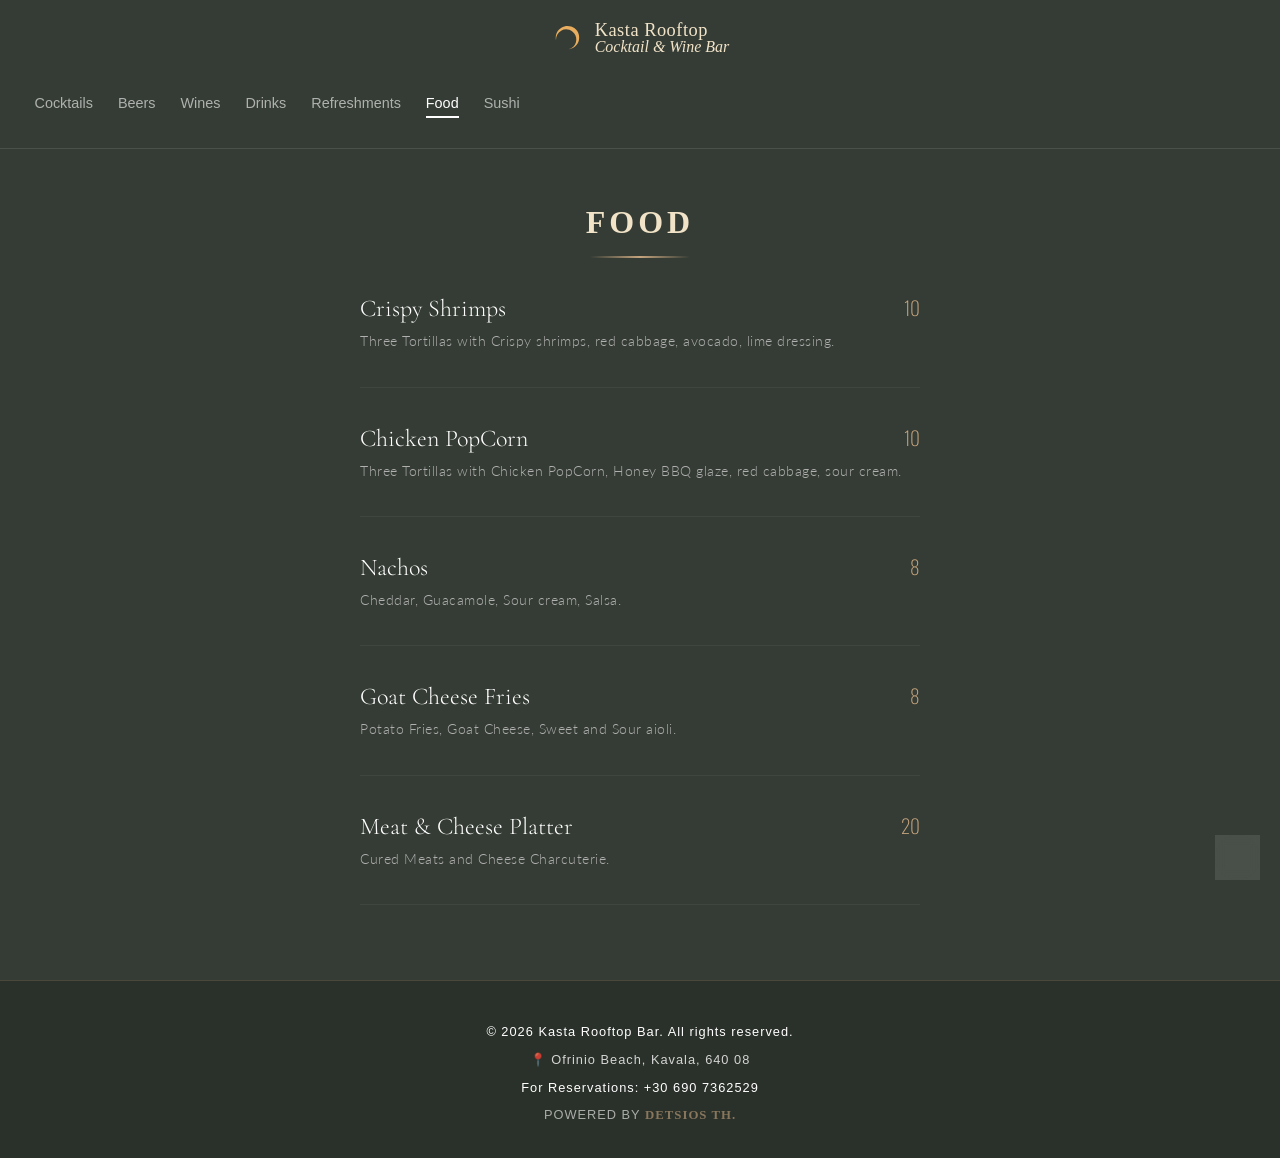
<file: Food.html>
<!DOCTYPE html>
<html lang="el">
<head>
    <meta charset="UTF-8">
    <meta name="viewport" content="width=device-width, initial-scale=1.0">
    <title>Food - Kasta Rooftop</title>
    <link href="https://fonts.googleapis.com/css2?family=Poppins:wght@300;400;600&display=swap" rel="stylesheet">
    <link rel="stylesheet" href="https://cdnjs.cloudflare.com/ajax/libs/font-awesome/6.4.2/css/all.min.css">
    <link href="https://fonts.googleapis.com/css2?family=Cormorant+Garamond:ital,wght@0,300;0,600;1,300&family=Lato:wght@300&family=Oswald:wght@200&display=swap" rel="stylesheet">

<link rel="stylesheet" href="style.css">
</head>
<body>

<header id="main-header">  
    <div class="header-top">
        <a href="index.html" style="text-decoration: none; display: flex; align-items: center; gap: 12px; color: inherit;">
            
            <img src="2.svg" class="logo-icon" alt="Kasta Moon Icon">
            
            <div class="logo-text-wrapper">
                <div class="brand-title">Kasta Rooftop</div>
                <div class="brand-subtitle">Cocktail & Wine Bar</div>
            </div>
            
        </a> </div>
           
    <nav class="nav-bar">
        <div class="nav-scroll">
            <a href="./Cocktails.html" class="nav-item">Cocktails</a>
            <a href="./Beers.html" class="nav-item">Beers</a>
            <a href="./Wines.html" class="nav-item">Wines</a>
            <a href="./Drinks.html" class="nav-item">Drinks</a>
            <a href="./Refreshments.html" class="nav-item">Refreshments</a> 
            <a href="./Food.html" class="nav-item active">Food</a>
            <a href="./Sushi.html" class="nav-item">Sushi</a>
        </div>
    
    </nav>
</header>
<div class="container">
    <div class="page-header">
        <h1 class="main-title">Food</h1>
        <div class="main-divider"></div>
    </div>


    <div class="product-item">
        <div class="product-header">
            <span class="product-name">Crispy Shrimps</span>
            <span class="product-price">10</span>
        </div>
        <p class="product-desc">Three Tortillas with Crispy shrimps, red cabbage, avocado, lime dressing.</p>
        <div class="tags">  </div>
    </div>

    <div class="product-item">
        <div class="product-header">
            <span class="product-name">Chicken PopCorn</span>
            <span class="product-price">10</span>
        </div>
        <p class="product-desc">Three Tortillas with Chicken PopCorn, Honey BBQ glaze, red cabbage, sour cream.</p>
        <div class="tags">
        </div>
    </div>

    <div class="product-item">
        <div class="product-header">
            <span class="product-name">Nachos</span>
            <span class="product-price">8</span>
        </div>
        <p class="product-desc">Cheddar, Guacamole, Sour cream, Salsa.</p>
        <div class="tags">
    
        </div>
    </div>

    <div class="product-item">
        <div class="product-header">
            <span class="product-name">Goat Cheese Fries</span>
            <span class="product-price">8</span>
        </div>
        <p class="product-desc">Potato Fries, Goat Cheese, Sweet and Sour aioli.</p>
        <div class="tags">
        </div>
    </div>

    <div class="product-item">
        <div class="product-header">
            <span class="product-name">Meat & Cheese Platter</span>
            <span class="product-price">20</span>
        </div>
        <p class="product-desc">Cured Meats and Cheese Charcuterie.</p>
        <div class="tags">
        </div>
    </div>

    
</div>

<a href="#" class="back-to-top"><i class="fa-solid fa-chevron-up"></i></a>



<script src="app.js"></script>

</body>
<footer class="main-footer">
    <div class="footer-content">
        <p>© 2026 Kasta Rooftop Bar. All rights reserved.</p>
        <p class="location">📍 Ofrinio Beach, Kavala, 640 08</p>
        <p>For Reservations: +30 690 7362529</p>
        <p class="powered-by">
    POWERED BY <a href="https://www.instagram.com/dets1os/" class="designer-name" target="_blank" rel="noopener noreferrer">DETSIOS TH.</a>
        </p>
    </div>
</footer>
</html>
</file>
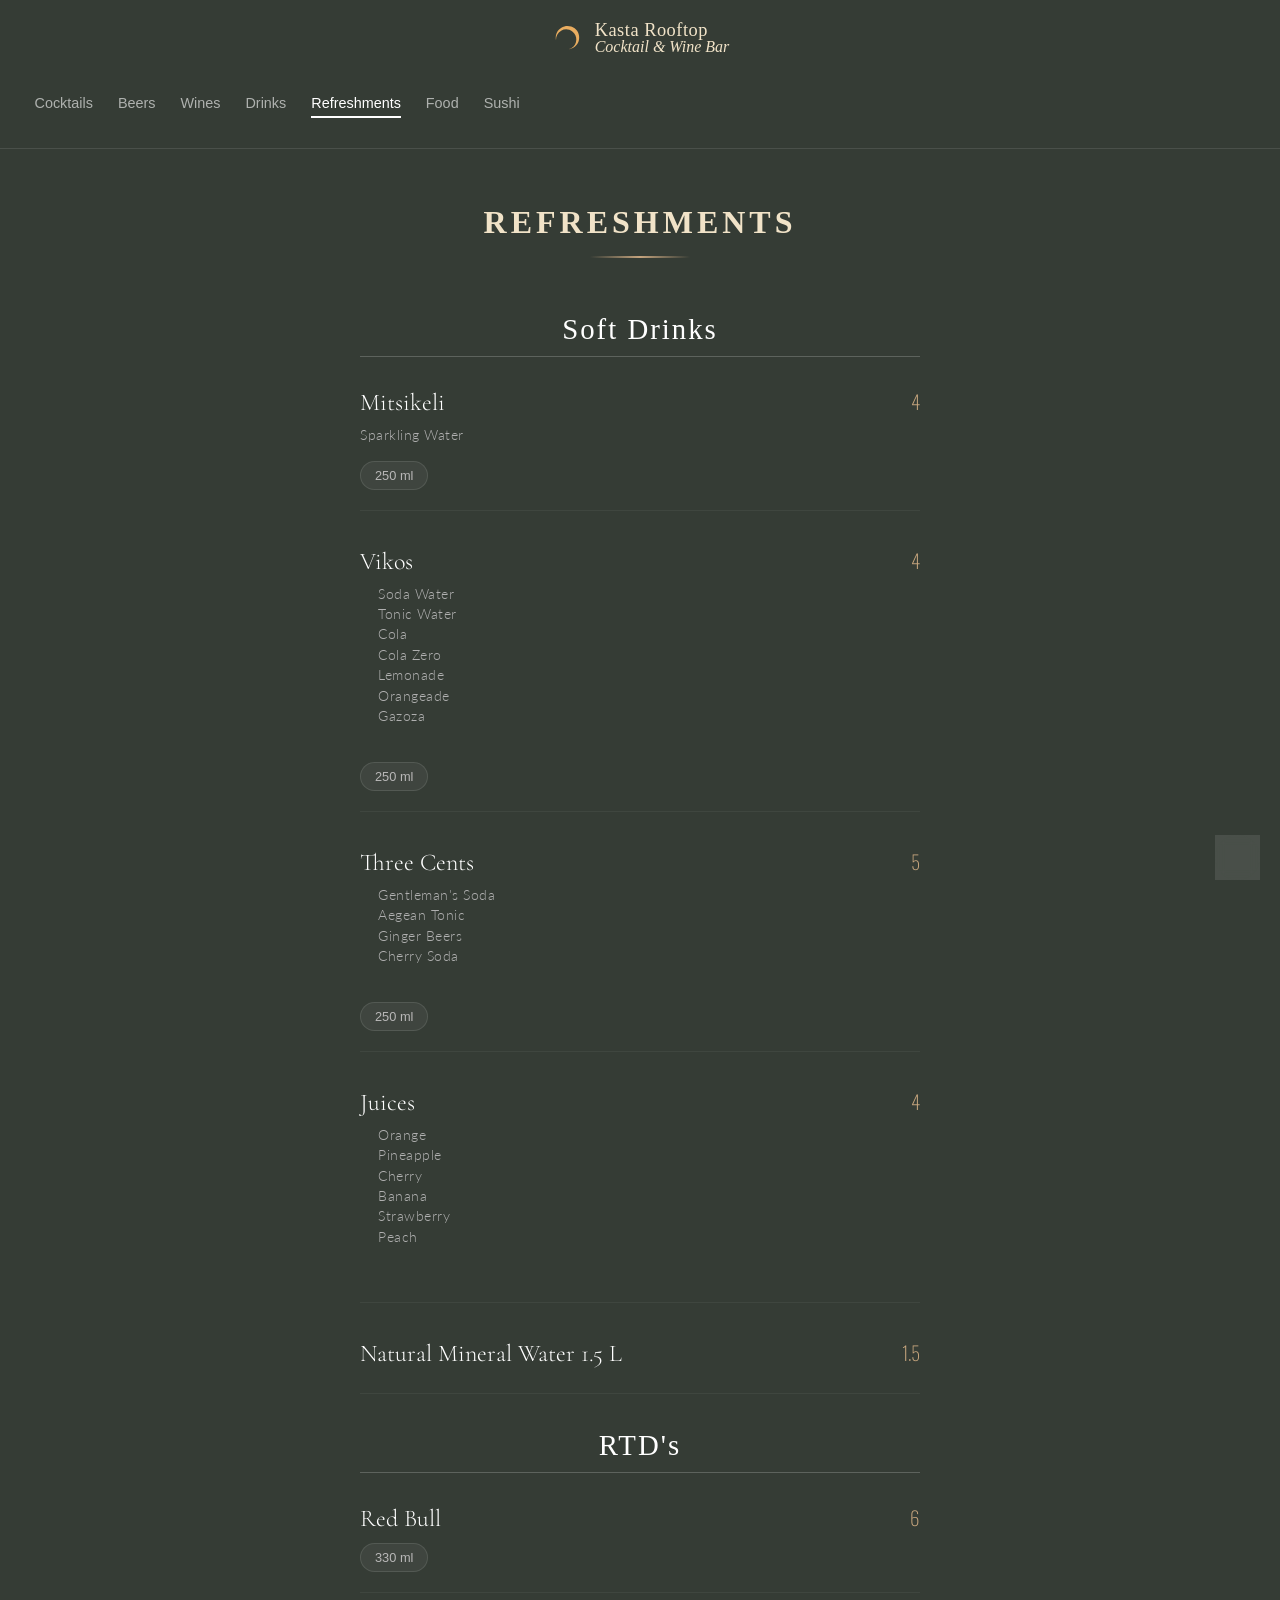
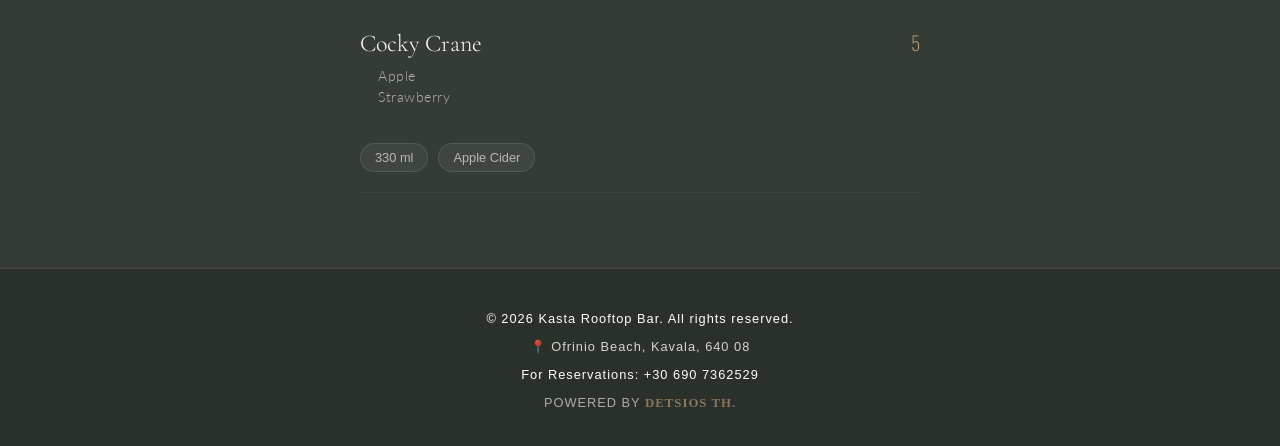
<file: Refreshments.html>
<!DOCTYPE html>
<html lang="el">
<head>
    <meta charset="UTF-8">
    <meta name="viewport" content="width=device-width, initial-scale=1.0">
    <title>Refreshments - Kasta Rooftop</title>
    <link href="https://fonts.googleapis.com/css2?family=Poppins:wght@300;400;600&display=swap" rel="stylesheet">
    <link rel="stylesheet" href="https://cdnjs.cloudflare.com/ajax/libs/font-awesome/6.4.2/css/all.min.css">
    <link href="https://fonts.googleapis.com/css2?family=Cormorant+Garamond:ital,wght@0,300;0,600;1,300&family=Lato:wght@300&family=Oswald:wght@200&display=swap" rel="stylesheet">

<link rel="stylesheet" href="style.css">
</head>
<body>

<header id="main-header">  
    <div class="header-top">
        <a href="index.html" style="text-decoration: none; display: flex; align-items: center; gap: 12px; color: inherit;">
            
            <img src="2.svg" class="logo-icon" alt="Kasta Moon Icon">
            
            <div class="logo-text-wrapper">
                <div class="brand-title">Kasta Rooftop</div>
                <div class="brand-subtitle">Cocktail & Wine Bar</div>
            </div>
            
        </a> </div>
           
    <nav class="nav-bar">
        <div class="nav-scroll">
            <a href="./Cocktails.html" class="nav-item">Cocktails</a>
            <a href="./Beers.html" class="nav-item">Beers</a>
            <a href="./Wines.html" class="nav-item">Wines</a>
            <a href="./Drinks.html" class="nav-item">Drinks</a>
            <a href="./Refreshments.html" class="nav-item active">Refreshments</a> 
            <a href="./Food.html" class="nav-item">Food</a>
            <a href="./Sushi.html" class="nav-item">Sushi</a>
        </div>
    </nav>
</header>
<div class="container">
    <div class="page-header">
        <h1 class="main-title">Refreshments</h1>
        <div class="main-divider"></div>
    </div>

    <h2 class="section-title">Soft Drinks</h2>
    <div class="separator"></div>


    <div class="product-item">
        <div class="product-header">
            <span class="product-name">Mitsikeli</span>
            <span class="product-price">4</span>
        </div>
        <p class="product-desc">Sparkling Water</p>
        <div class="tags">
        <span class="tag"></i> 250 ml </span>
        </div>
    </div>


    <div class="product-item">
        <div class="product-header">
            <span class="product-name">Vikos</span>
            <span class="product-price">4</span>
        </div>
        <pre class="product-desc">
    Soda Water
    Tonic Water
    Cola
    Cola Zero
    Lemonade
    Orangeade
    Gazoza
    </pre>
        <div class="tags">
            <span class="tag"></i> 250 ml </span>
        </div>
    </div>

    <div class="product-item">
        <div class="product-header">
            <span class="product-name">Three Cents</span>
            <span class="product-price">5</span>
        </div>
        <pre class="product-desc">
    Gentleman's Soda
    Aegean Tonic
    Ginger Beers
    Cherry Soda
    </pre>
        <div class="tags">
            <span class="tag"></i> 250 ml </span> 
        </div>
    </div>

    <div class="product-item">
        <div class="product-header">
            <span class="product-name">Juices</span>
            <span class="product-price">4</span>
        </div>
        <pre class="product-desc">
    Orange
    Pineapple
    Cherry
    Banana
    Strawberry
    Peach
    </pre>
        <div class="tags">
        </div>
    </div>

        <div class="product-item">
        <div class="product-header">
            <span class="product-name">Natural Mineral Water 1.5 L</span>
            <span class="product-price">1.5</span>
        </div>
    </div>




    <h2 class="section-title">RTD's</h2>
    <div class="separator"></div>


    <div class="product-item">
        <div class="product-header">
            <span class="product-name">Red Bull</span>
            <span class="product-price">6</span>
        </div>
        <div class="tags">
        <span class="tag"></i> 330 ml </span> 
        </div>
    
    </div>

    <div class="product-item">
        <div class="product-header">
            <span class="product-name">Cocky Crane</span>
            <span class="product-price">5</span>
        </div>
         <pre class="product-desc">
    Apple 
    Strawberry
    </pre>
        <div class="tags">
        <span class="tag"></i> 330 ml </span>
        <span class="tag"></i> Apple Cider </span>  
        </div>
    
    </div>
</div>


<a href="#" class="back-to-top"><i class="fa-solid fa-chevron-up"></i></a>


<script src="app.js"></script>
</body>
<footer class="main-footer">
    <div class="footer-content">
        <p>© 2026 Kasta Rooftop Bar. All rights reserved.</p>
        <p class="location">📍 Ofrinio Beach, Kavala, 640 08</p>
        <p>For Reservations: +30 690 7362529</p>
        <p class="powered-by">
    POWERED BY <a href="https://www.instagram.com/dets1os/" class="designer-name" target="_blank" rel="noopener noreferrer">DETSIOS TH.</a>
        </p>
    </div>
</footer>
</html>
</file>
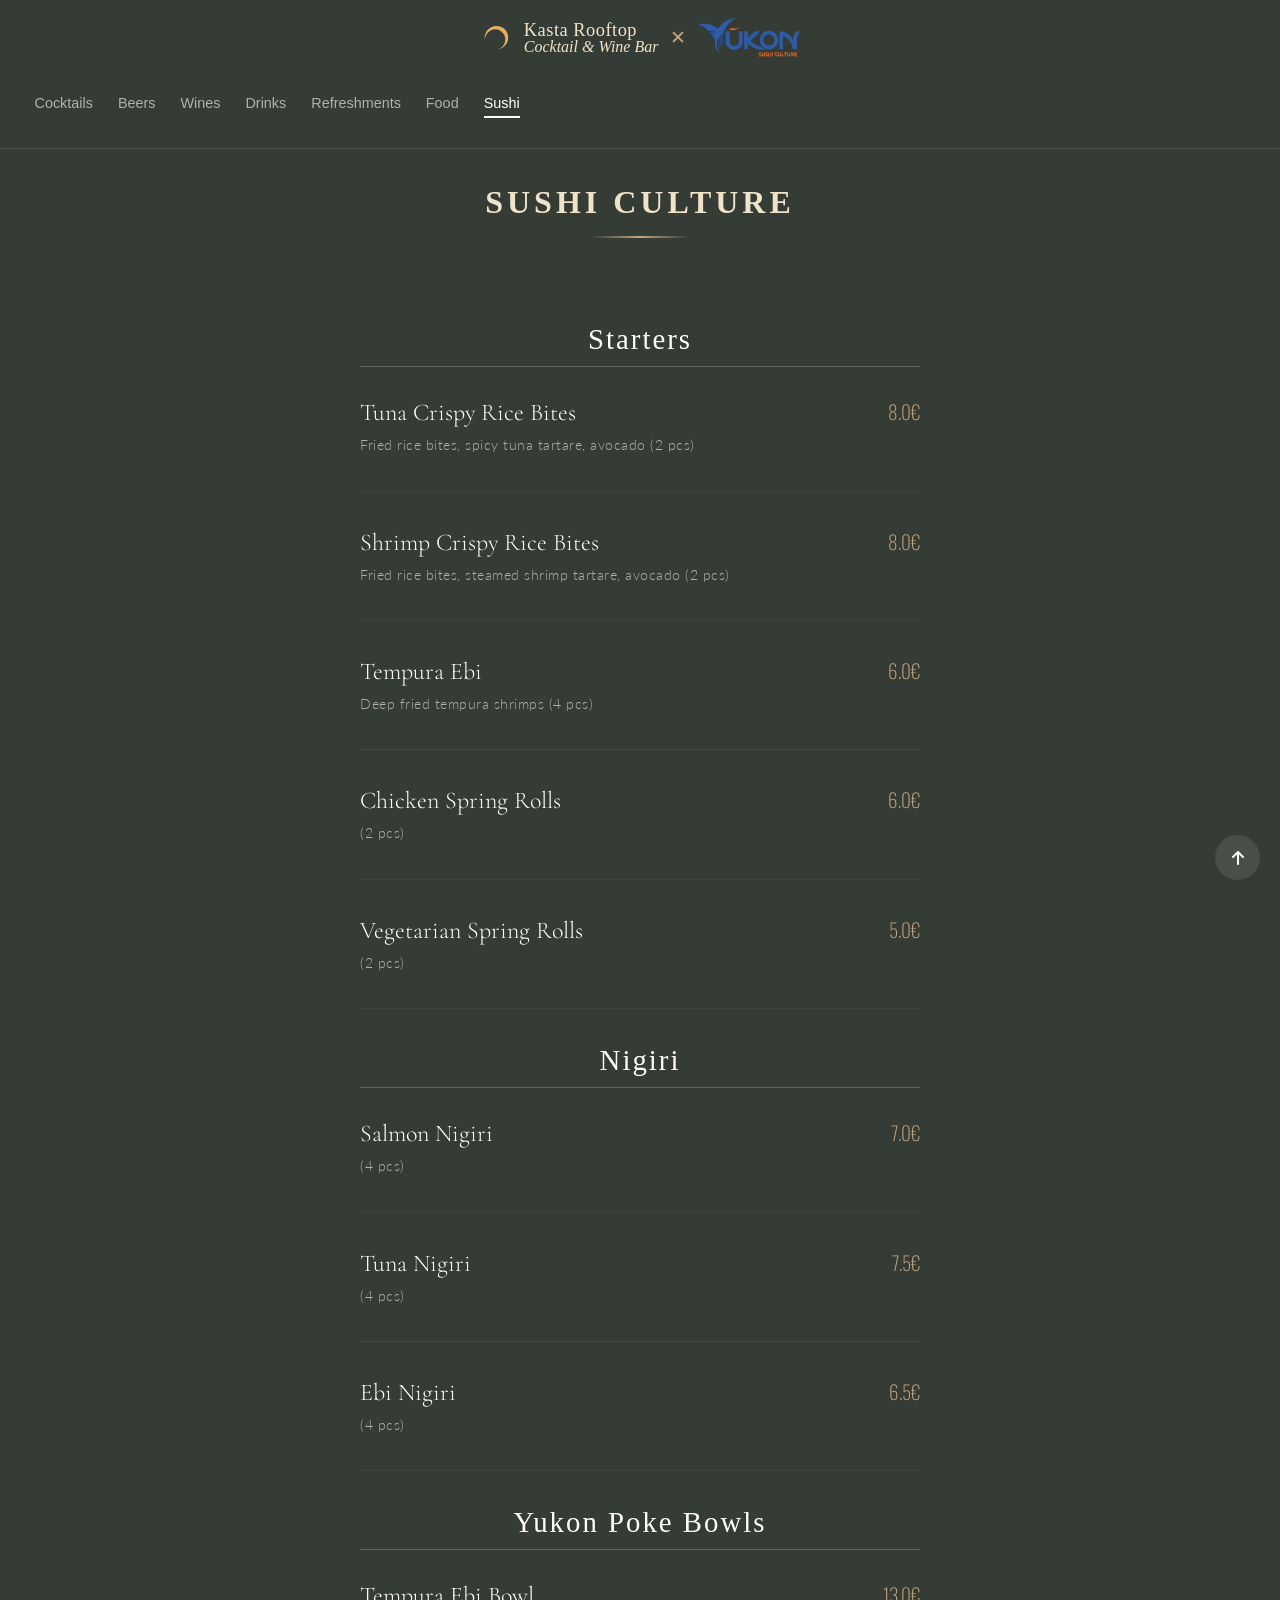
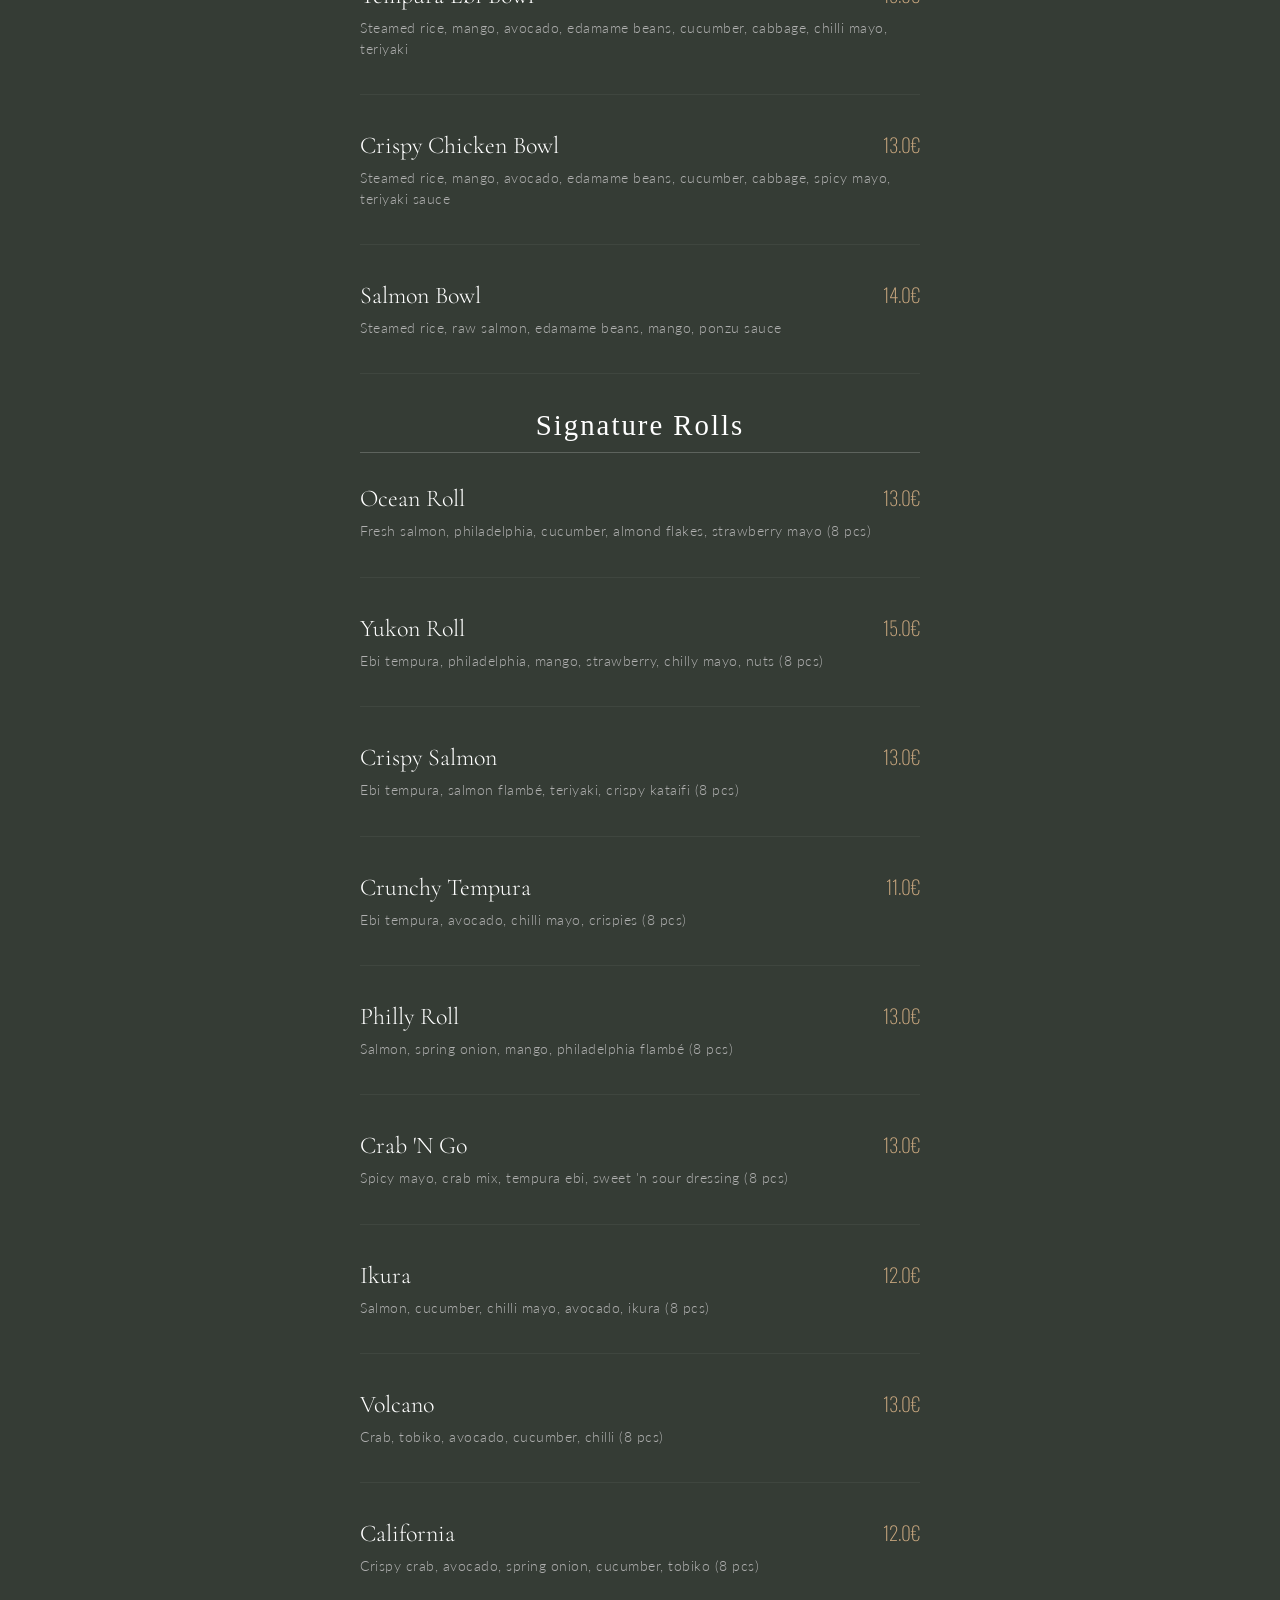
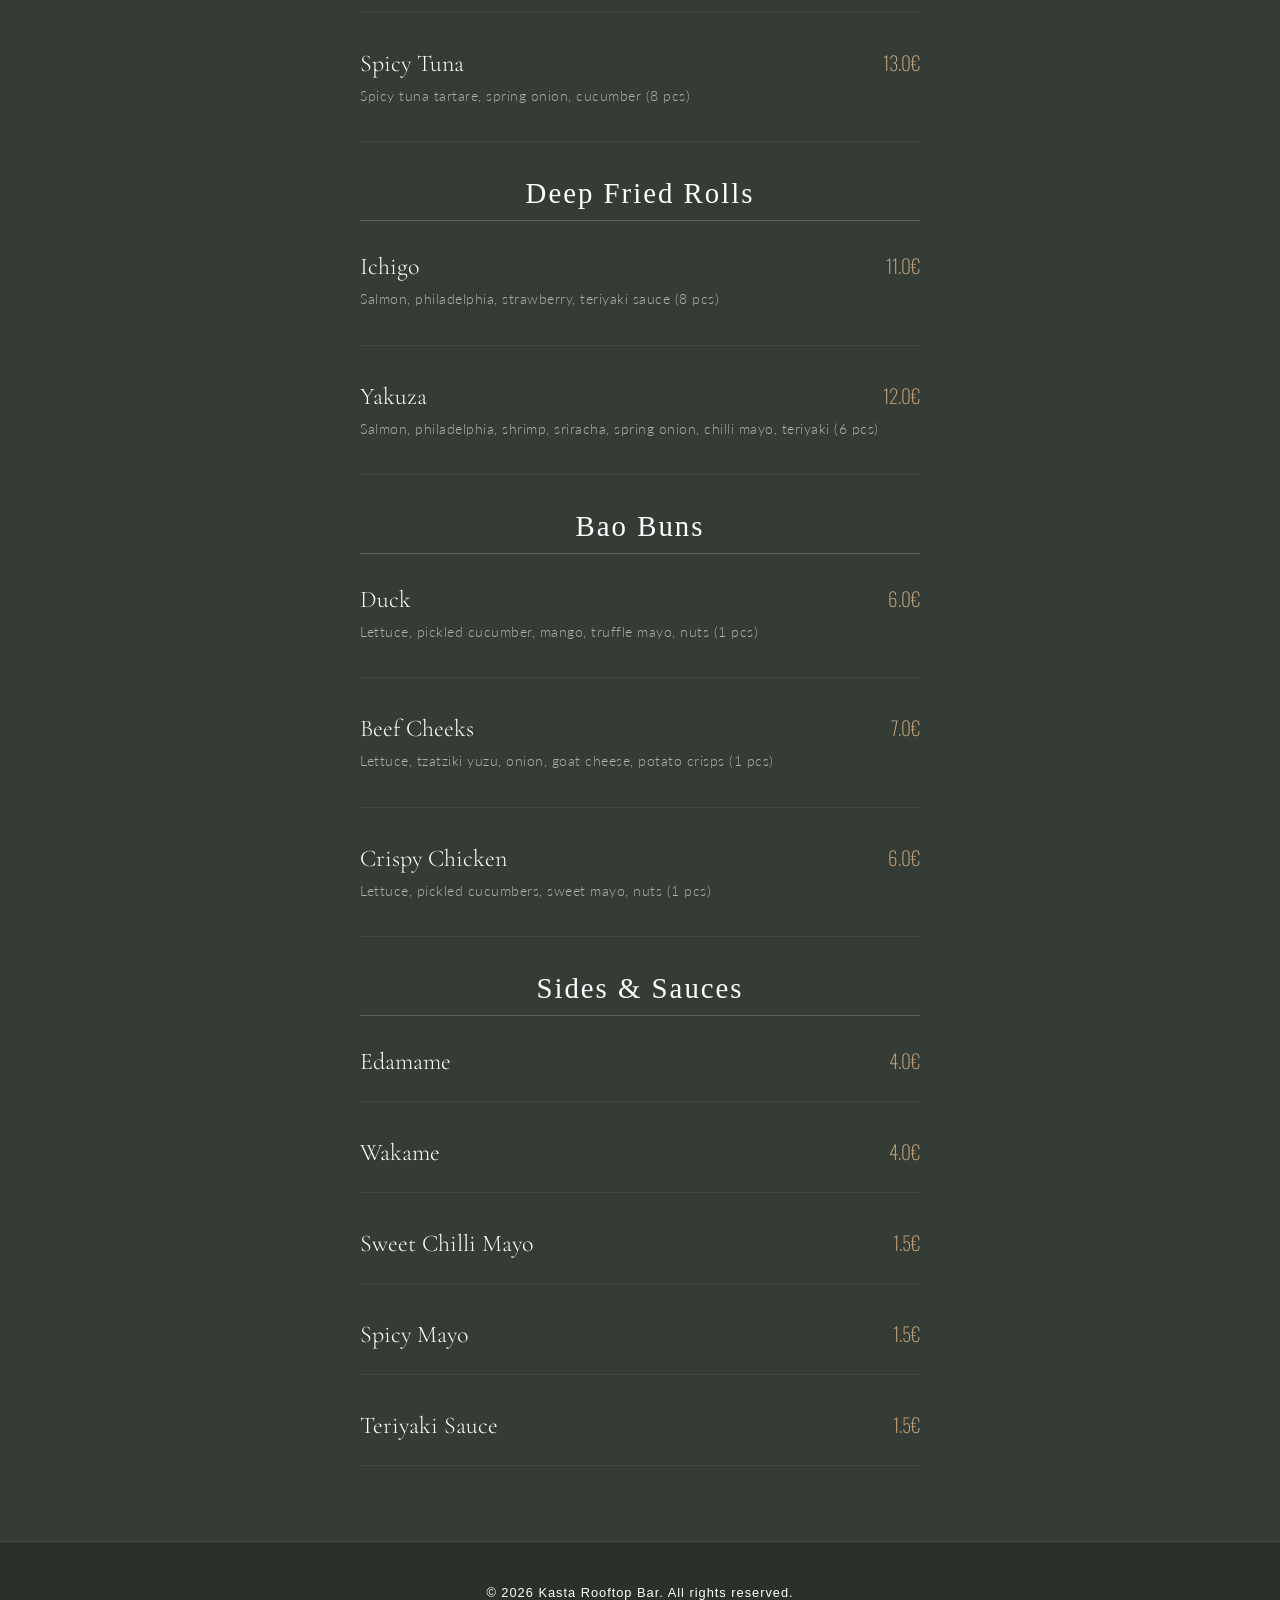
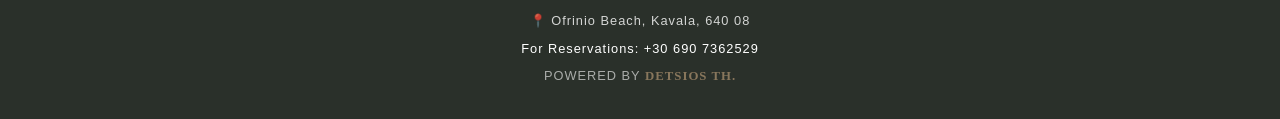
<file: Sushi.html>
<!DOCTYPE html>
<html lang="el">
<head>
    <meta charset="UTF-8">
    <meta name="viewport" content="width=device-width, initial-scale=1.0">
    <title>Sushi - Kasta Rooftop</title>
    <link href="https://fonts.googleapis.com/css2?family=Poppins:wght@300;400;600&display=swap" rel="stylesheet">
    <link rel="stylesheet" href="https://cdnjs.cloudflare.com/ajax/libs/font-awesome/6.4.2/css/all.min.css">
    <link href="https://fonts.googleapis.com/css2?family=Cormorant+Garamond:ital,wght@0,300;0,600;1,300&family=Lato:wght@300&family=Oswald:wght@200&display=swap" rel="stylesheet">

<link rel="stylesheet" href="style.css">
</head>
<body>

<header id="main-header">  
    <div class="header-top">
        <a href="index.html" style="text-decoration: none; display: flex; align-items: center; gap: 12px; color: inherit;">
            
            <img src="2.svg" class="logo-icon" alt="Kasta Moon Icon">
            
            <div class="logo-text-wrapper">
                <div class="brand-title">Kasta Rooftop</div>
                <div class="brand-subtitle">Cocktail & Wine Bar</div>
            </div>
            <span class="collab-x">✕</span>

            <img src="IMAGESwebp/LOGOyukon1.webp" alt="Partner Logo" class="brand-logo">
            
        </a> </div>
           
    <nav class="nav-bar">
        <div class="nav-scroll">
            <a href="./Cocktails.html" class="nav-item">Cocktails</a>
            <a href="./Beers.html" class="nav-item">Beers</a>
            <a href="./Wines.html" class="nav-item">Wines</a>
            <a href="./Drinks.html" class="nav-item">Drinks</a>
            <a href="./Refreshments.html" class="nav-item">Refreshments</a> 
            <a href="./Food.html" class="nav-item">Food</a>
            <a href="./Sushi.html" class="nav-item active">Sushi</a>
            <button class="scroll-btn right-btn"><i class="fa-solid fa-chevron-right"></i></button>
        </div>
    </nav>
</header>

    <!-- Κεντρικός Τίτλος Σελίδας -->
    <div class="page-header">
        <h1 class="main-title">Sushi Culture</h1>
        <div class="main-divider"></div>
    </div>

    <!-- Κεντρικό Container Προϊόντων -->
    <main class="container">

        <!-- --- STARTERS --- -->
        <h2 class="section-title">Starters</h2>
        <div class="separator"></div>

        <div class="product-item">
            <div class="product-header">
                <span class="product-name">Tuna Crispy Rice Bites</span>
                <span class="product-price">8.0€</span>
            </div>
            <p class="product-desc">Fried rice bites, spicy tuna tartare, avocado (2 pcs)</p>
        </div>

        <div class="product-item">
            <div class="product-header">
                <span class="product-name">Shrimp Crispy Rice Bites</span>
                <span class="product-price">8.0€</span>
            </div>
            <p class="product-desc">Fried rice bites, steamed shrimp tartare, avocado (2 pcs)</p>
        </div>

        <div class="product-item">
            <div class="product-header">
                <span class="product-name">Tempura Ebi</span>
                <span class="product-price">6.0€</span>
            </div>
            <p class="product-desc">Deep fried tempura shrimps (4 pcs)</p>
        </div>

        <div class="product-item">
            <div class="product-header">
                <span class="product-name">Chicken Spring Rolls</span>
                <span class="product-price">6.0€</span>
            </div>
            <p class="product-desc">(2 pcs)</p>
        </div>

        <div class="product-item">
            <div class="product-header">
                <span class="product-name">Vegetarian Spring Rolls</span>
                <span class="product-price">5.0€</span>
            </div>
            <p class="product-desc">(2 pcs)</p>
        </div>


        <!-- --- NIGIRI --- -->
        <h2 class="section-title">Nigiri</h2>
        <div class="separator"></div>

        <div class="product-item">
            <div class="product-header">
                <span class="product-name">Salmon Nigiri</span>
                <span class="product-price">7.0€</span>
            </div>
            <p class="product-desc">(4 pcs)</p>
        </div>

        <div class="product-item">
            <div class="product-header">
                <span class="product-name">Tuna Nigiri</span>
                <span class="product-price">7.5€</span>
            </div>
            <p class="product-desc">(4 pcs)</p>
        </div>

        <div class="product-item">
            <div class="product-header">
                <span class="product-name">Ebi Nigiri</span>
                <span class="product-price">6.5€</span>
            </div>
            <p class="product-desc">(4 pcs)</p>
        </div>


        <!-- --- YUKON POKE BOWLS --- -->
        <h2 class="section-title">Yukon Poke Bowls</h2>
        <div class="separator"></div>

        <div class="product-item">
            <div class="product-header">
                <span class="product-name">Tempura Ebi Bowl</span>
                <span class="product-price">13.0€</span>
            </div>
            <p class="product-desc">Steamed rice, mango, avocado, edamame beans, cucumber, cabbage, chilli mayo, teriyaki</p>
        </div>

        <div class="product-item">
            <div class="product-header">
                <span class="product-name">Crispy Chicken Bowl</span>
                <span class="product-price">13.0€</span>
            </div>
            <p class="product-desc">Steamed rice, mango, avocado, edamame beans, cucumber, cabbage, spicy mayo, teriyaki sauce</p>
        </div>

        <div class="product-item">
            <div class="product-header">
                <span class="product-name">Salmon Bowl</span>
                <span class="product-price">14.0€</span>
            </div>
            <p class="product-desc">Steamed rice, raw salmon, edamame beans, mango, ponzu sauce</p>
        </div>


        <!-- --- SIGNATURE ROLLS --- -->
        <h2 class="section-title">Signature Rolls</h2>
        <div class="separator"></div>

        <div class="product-item">
            <div class="product-header">
                <span class="product-name">Ocean Roll</span>
                <span class="product-price">13.0€</span>
            </div>
            <p class="product-desc">Fresh salmon, philadelphia, cucumber, almond flakes, strawberry mayo (8 pcs)</p>
        </div>

        <div class="product-item">
            <div class="product-header">
                <span class="product-name">Yukon Roll</span>
                <span class="product-price">15.0€</span>
            </div>
            <p class="product-desc">Ebi tempura, philadelphia, mango, strawberry, chilly mayo, nuts (8 pcs)</p>
        </div>

        <div class="product-item">
            <div class="product-header">
                <span class="product-name">Crispy Salmon</span>
                <span class="product-price">13.0€</span>
            </div>
            <p class="product-desc">Ebi tempura, salmon flambé, teriyaki, crispy kataifi (8 pcs)</p>
        </div>

        <div class="product-item">
            <div class="product-header">
                <span class="product-name">Crunchy Tempura</span>
                <span class="product-price">11.0€</span>
            </div>
            <p class="product-desc">Ebi tempura, avocado, chilli mayo, crispies (8 pcs)</p>
        </div>

        <div class="product-item">
            <div class="product-header">
                <span class="product-name">Philly Roll</span>
                <span class="product-price">13.0€</span>
            </div>
            <p class="product-desc">Salmon, spring onion, mango, philadelphia flambé (8 pcs)</p>
        </div>

        <div class="product-item">
            <div class="product-header">
                <span class="product-name">Crab 'N Go</span>
                <span class="product-price">13.0€</span>
            </div>
            <p class="product-desc">Spicy mayo, crab mix, tempura ebi, sweet 'n sour dressing (8 pcs)</p>
        </div>

        <div class="product-item">
            <div class="product-header">
                <span class="product-name">Ikura</span>
                <span class="product-price">12.0€</span>
            </div>
            <p class="product-desc">Salmon, cucumber, chilli mayo, avocado, ikura (8 pcs)</p>
        </div>

        <div class="product-item">
            <div class="product-header">
                <span class="product-name">Volcano</span>
                <span class="product-price">13.0€</span>
            </div>
            <p class="product-desc">Crab, tobiko, avocado, cucumber, chilli (8 pcs)</p>
        </div>

        <div class="product-item">
            <div class="product-header">
                <span class="product-name">California</span>
                <span class="product-price">12.0€</span>
            </div>
            <p class="product-desc">Crispy crab, avocado, spring onion, cucumber, tobiko (8 pcs)</p>
        </div>

        <div class="product-item">
            <div class="product-header">
                <span class="product-name">Spicy Tuna</span>
                <span class="product-price">13.0€</span>
            </div>
            <p class="product-desc">Spicy tuna tartare, spring onion, cucumber (8 pcs)</p>
        </div>


        <!-- --- DEEP FRIED ROLLS --- -->
        <h2 class="section-title">Deep Fried Rolls</h2>
        <div class="separator"></div>

        <div class="product-item">
            <div class="product-header">
                <span class="product-name">Ichigo</span>
                <span class="product-price">11.0€</span>
            </div>
            <p class="product-desc">Salmon, philadelphia, strawberry, teriyaki sauce (8 pcs)</p>
        </div>

        <div class="product-item">
            <div class="product-header">
                <span class="product-name">Yakuza</span>
                <span class="product-price">12.0€</span>
            </div>
            <p class="product-desc">Salmon, philadelphia, shrimp, sriracha, spring onion, chilli mayo, teriyaki (6 pcs)</p>
        </div>


        <!-- --- BAO BUNS --- -->
        <h2 class="section-title">Bao Buns</h2>
        <div class="separator"></div>

        <div class="product-item">
            <div class="product-header">
                <span class="product-name">Duck</span>
                <span class="product-price">6.0€</span>
            </div>
            <p class="product-desc">Lettuce, pickled cucumber, mango, truffle mayo, nuts (1 pcs)</p>
        </div>

        <div class="product-item">
            <div class="product-header">
                <span class="product-name">Beef Cheeks</span>
                <span class="product-price">7.0€</span>
            </div>
            <p class="product-desc">Lettuce, tzatziki yuzu, onion, goat cheese, potato crisps (1 pcs)</p>
        </div>

        <div class="product-item">
            <div class="product-header">
                <span class="product-name">Crispy Chicken</span>
                <span class="product-price">6.0€</span>
            </div>
            <p class="product-desc">Lettuce, pickled cucumbers, sweet mayo, nuts (1 pcs)</p>
        </div>


        <!-- --- SIDES & SAUCES --- -->
        <h2 class="section-title">Sides & Sauces</h2>
        <div class="separator"></div>

        <div class="product-item">
            <div class="product-header">
                <span class="product-name">Edamame</span>
                <span class="product-price">4.0€</span>
            </div>
        </div>

        <div class="product-item">
            <div class="product-header">
                <span class="product-name">Wakame</span>
                <span class="product-price">4.0€</span>
            </div>
        </div>

        <div class="product-item">
            <div class="product-header">
                <span class="product-name">Sweet Chilli Mayo</span>
                <span class="product-price">1.5€</span>
            </div>
        </div>

        <div class="product-item">
            <div class="product-header">
                <span class="product-name">Spicy Mayo</span>
                <span class="product-price">1.5€</span>
            </div>
        </div>

        <div class="product-item">
            <div class="product-header">
                <span class="product-name">Teriyaki Sauce</span>
                <span class="product-price">1.5€</span>
            </div>
        </div>

    </main>

    <!-- Floating Back to Top Button -->
    <a href="#" class="back-to-top"><i class="fa-solid fa-arrow-up"></i></a>

    <!-- Footer -->
    <footer class="main-footer">
        <div class="footer-content">
            <p>© 2026 Kasta Rooftop Bar. All rights reserved.</p>
            <p class="location">📍 Ofrinio Beach, Kavala, 640 08</p>
            <p>For Reservations: +30 690 7362529</p>
            <p class="powered-by">
                POWERED BY <a href="https://www.instagram.com/dets1os/" class="designer-name" target="_blank" rel="noopener noreferrer">DETSIOS TH.</a>
            </p>
        </div>
    </footer>

    <!-- Scripts (Για το αυτόματο σκρολάρισμα της nav-bar) -->
    <script src="app.js"></script>
</body>
</html>
</file>
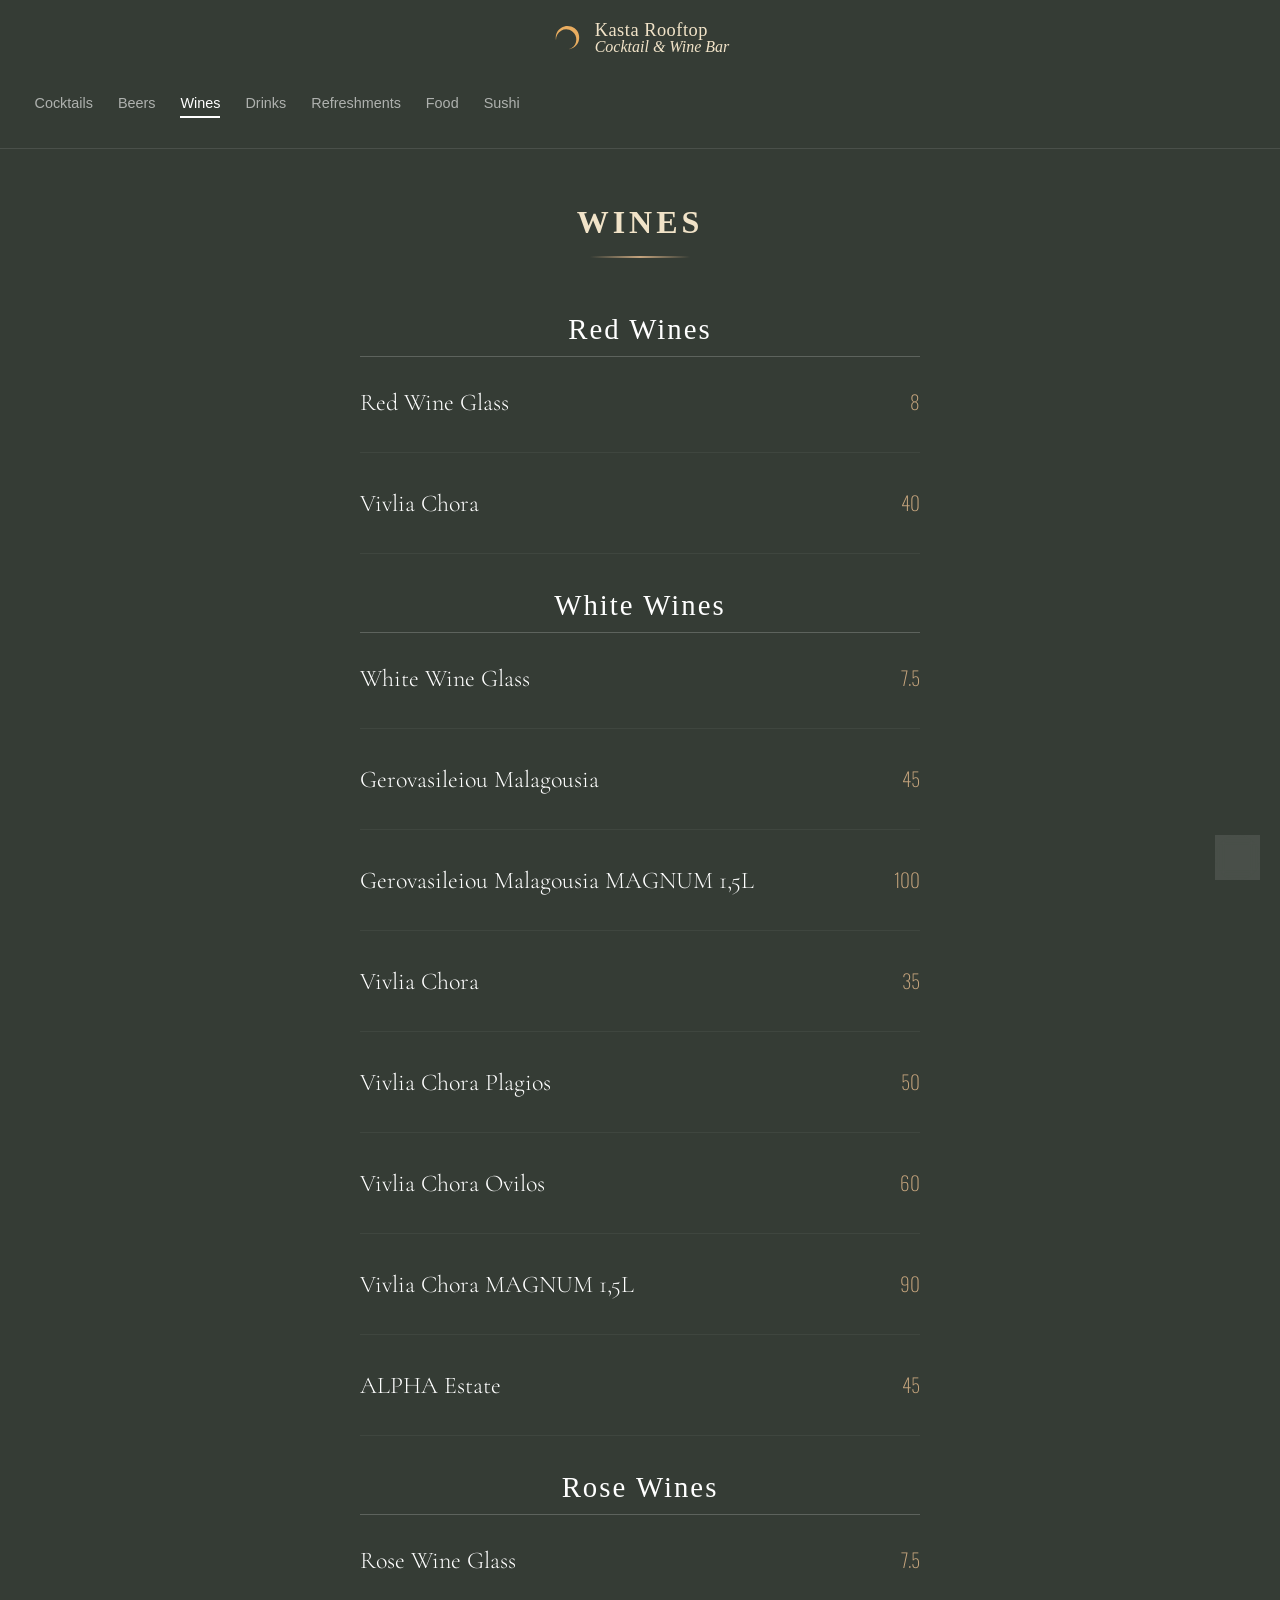
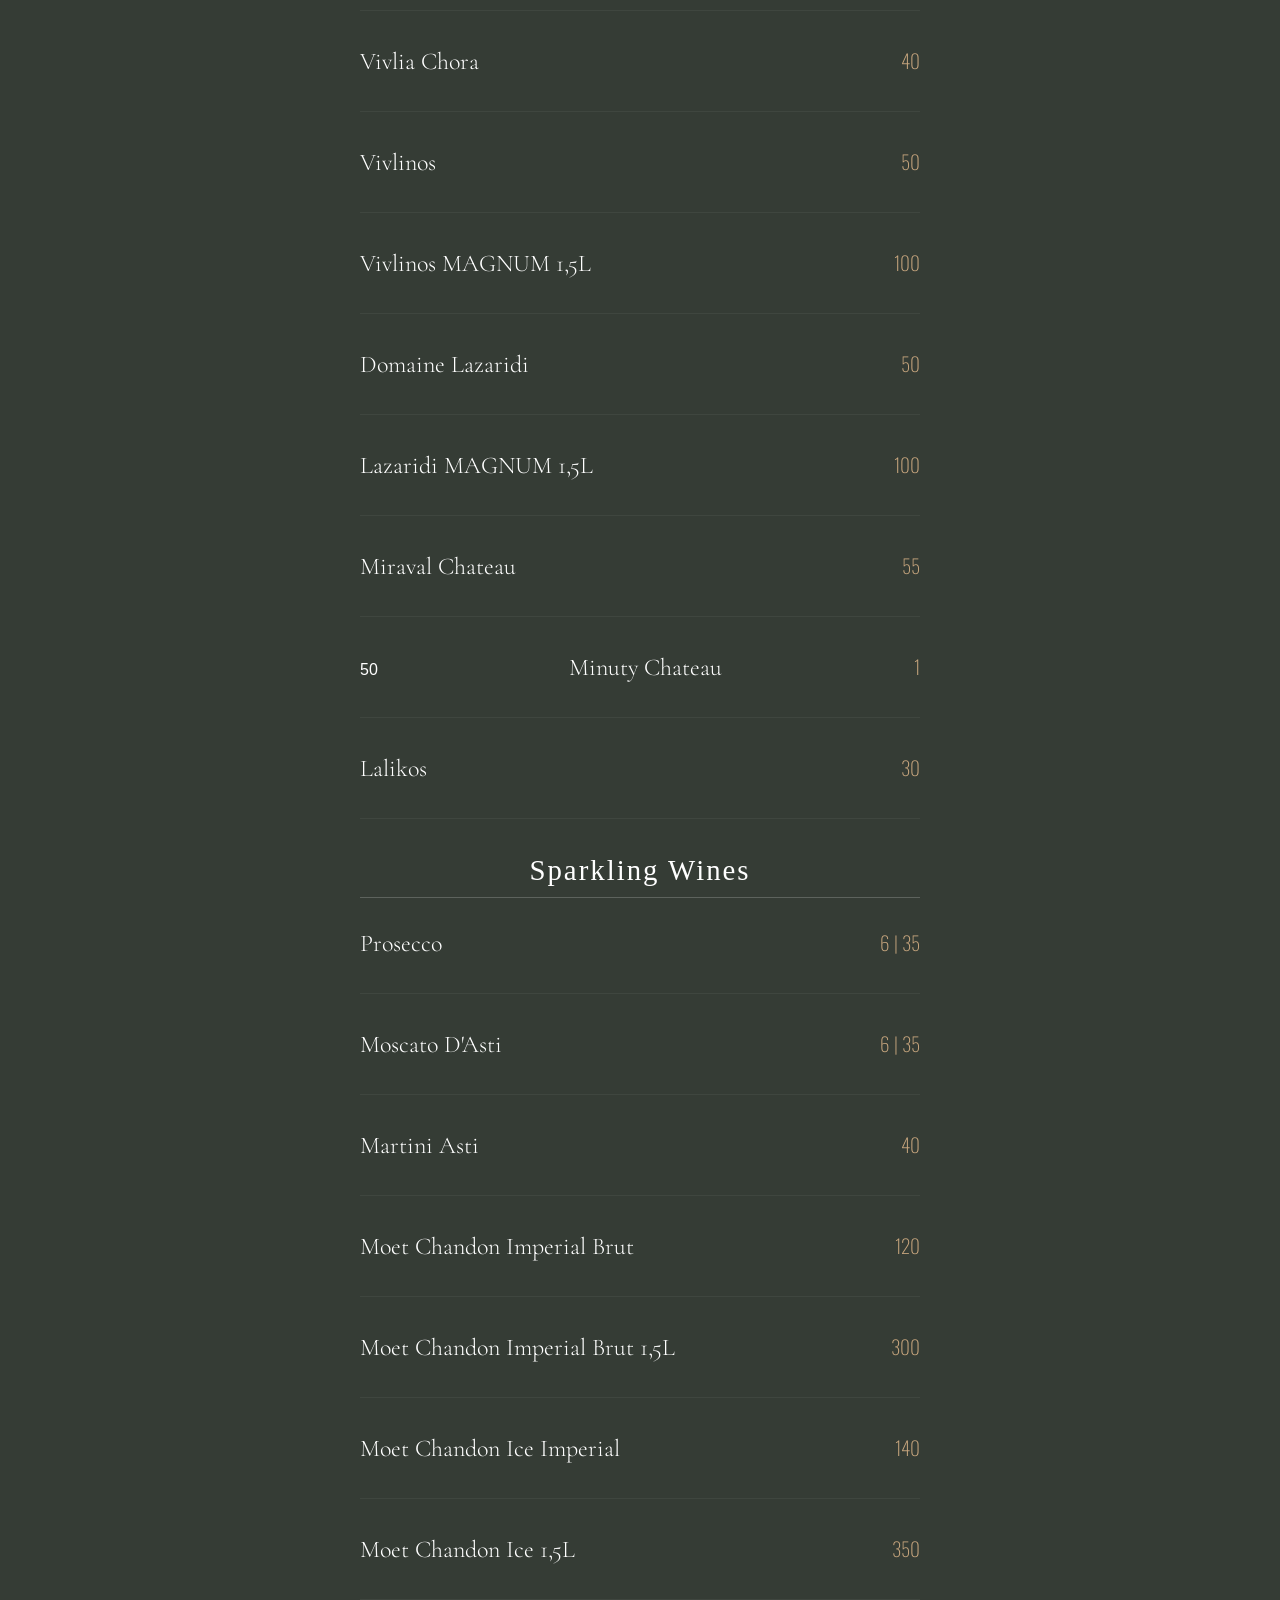
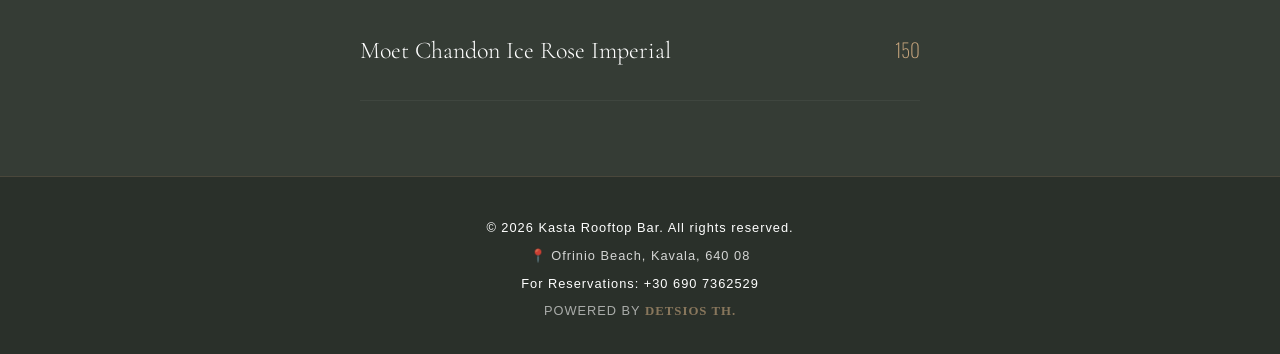
<file: Wines.html>
<!DOCTYPE html>
<html lang="el">
<head>
    <meta charset="UTF-8">
    <meta name="viewport" content="width=device-width, initial-scale=1.0">
    <title>Wines - Kasta Rooftop</title>
    <link href="https://fonts.googleapis.com/css2?family=Poppins:wght@300;400;600&display=swap" rel="stylesheet">
    <link rel="stylesheet" href="https://cdnjs.cloudflare.com/ajax/libs/font-awesome/6.4.2/css/all.min.css">
    <link href="https://fonts.googleapis.com/css2?family=Cormorant+Garamond:ital,wght@0,300;0,600;1,300&family=Lato:wght@300&family=Oswald:wght@200&display=swap" rel="stylesheet">

<link rel="stylesheet" href="style.css">
</head>
<body>

<header id="main-header">  
    <div class="header-top">
        <a href="index.html" style="text-decoration: none; display: flex; align-items: center; gap: 12px; color: inherit;">
            
            <img src="2.svg" class="logo-icon" alt="Kasta Moon Icon">
            
            <div class="logo-text-wrapper">
                <div class="brand-title">Kasta Rooftop</div>
                <div class="brand-subtitle">Cocktail & Wine Bar</div>
            </div>
            
        </a> </div>
           
    <nav class="nav-bar">
        <div class="nav-scroll">
            <a href="./Cocktails.html" class="nav-item">Cocktails</a>
            <a href="./Beers.html" class="nav-item">Beers</a>
            <a href="./Wines.html" class="nav-item active">Wines</a>
            <a href="./Drinks.html" class="nav-item">Drinks</a>
            <a href="./Refreshments.html" class="nav-item">Refreshments</a> 
            <a href="./Food.html" class="nav-item">Food</a>
            <a href="./Sushi.html" class="nav-item">Sushi</a>
            <button class="scroll-btn right-btn"><i class="fa-solid fa-chevron-right"></i></button>
        </div>
    </nav>
</header>
<main class="container">
    <div class="page-header">
        <h1 class="main-title">Wines</h1>
        <div class="main-divider"></div>
    </div>

    <section class="wine-category">
        <h2 class="section-title">Red Wines</h2>
        <div class="separator"></div>
        
       <div class="product-item">
            <div class="product-header">
                <span class="product-name">Red Wine Glass</span>
                <span class="product-price">8</span>
            </div>
            <p class="product-desc"></p>
            
        </div>

        <div class="product-item">
            <div class="product-header">
                <span class="product-name">Vivlia Chora</span>
                <span class="product-price">40</span>
            </div>
            <p class="product-desc"></p>
             
        </div>

        </section>

    

    <section class="wine-category">
        <h2 class="section-title">White Wines</h2>
        <div class="separator"></div>
        
        <div class="product-item">
            <div class="product-header">
                <span class="product-name">White Wine Glass</span>
                <span class="product-price">7.5</span>
            </div>
            <p class="product-desc"></p>
            
        </div>

        <div class="product-item">
            <div class="product-header">
                <span class="product-name">Gerovasileiou Malagousia</span>
                <span class="product-price">45</span>
            </div>
            <p class="product-desc"></p>
            
        </div>

        <div class="product-item">
            <div class="product-header">
                <span class="product-name">Gerovasileiou Malagousia MAGNUM 1,5L</span>
                <span class="product-price">100</span>
            </div>
            <p class="product-desc"></p>
            
        </div>

         <div class="product-item">
            <div class="product-header">
                <span class="product-name">Vivlia Chora</span>
                <span class="product-price">35</span>
            </div>
            <p class="product-desc"></p>
            
        </div>

        <div class="product-item">
            <div class="product-header">
                <span class="product-name">Vivlia Chora Plagios</span>
                <span class="product-price"> 50</span>
            </div>
            <p class="product-desc"></p>
             
        </div>

        <div class="product-item">
            <div class="product-header">
                <span class="product-name">Vivlia Chora Ovilos</span>
                <span class="product-price">60</span>
            </div>
            <p class="product-desc"></p>
            
        </div>

        <div class="product-item">
            <div class="product-header">
                <span class="product-name">Vivlia Chora MAGNUM 1,5L</span>
                <span class="product-price">90</span>
            </div>
            <p class="product-desc"></p>
            
        </div>

        <div class="product-item">
            <div class="product-header">
                <span class="product-name">ALPHA Estate</span>
                <span class="product-price">45</span>
            </div>
            <p class="product-desc"></p>
            
        </div>
    </section>

    <section class="wine-category">
        <h2 class="section-title">Rose Wines</h2>
        <div class="separator"></div>

        <div class="product-item">
            <div class="product-header">
                <span class="product-name">Rose Wine Glass</span>
                <span class="product-price">7.5</span>
            </div>
            <p class="product-desc"></p>
            
        </div>

        <div class="product-item">
            <div class="product-header">
                <span class="product-name">Vivlia Chora</span>
                <span class="product-price">40</span>
            </div>
            <p class="product-desc"></p>
            
        </div>

        <div class="product-item">
            <div class="product-header">
                <span class="product-name">Vivlinos</span>
                <span class="product-price">50</span>
            </div>
            <p class="product-desc"></p>
            
        </div>

        <div class="product-item">
            <div class="product-header">
                <span class="product-name">Vivlinos MAGNUM 1,5L</span>
                <span class="product-price">100</span>
            </div>
            <p class="product-desc"></p>
            
        </div>

        <div class="product-item">
            <div class="product-header">
                <span class="product-name">Domaine Lazaridi</span>
                <span class="product-price">50</span>
            </div>
            <p class="product-desc"></p>
            
        </div>

        <div class="product-item">
            <div class="product-header">
                <span class="product-name">Lazaridi MAGNUM 1,5L</span>
                <span class="product-price">100</span>
            </div>
            <p class="product-desc"></p>
            
        </div>

        <div class="product-item">
            <div class="product-header">
                <span class="product-name">Miraval Chateau</span>
                <span class="product-price">55</span>
            </div>
            <p class="product-desc"></p>
            
        </div>

        <div class="product-item">
            <div class="product-header">50
                <span class="product-name">Minuty Chateau</span>
                <span class="product-price">1</span>
            </div>
            <p class="product-desc"></p>
             
        </div>

        <div class="product-item">
            <div class="product-header">
                <span class="product-name">Lalikos</span>
                <span class="product-price">30</span>
            </div>
            <p class="product-desc"></p>
            
        </div>

    </section>



    <section class="wine-category">
        <h2 class="section-title">Sparkling Wines</h2>
        <div class="separator"></div>

        <div class="product-item">
            <div class="product-header">
                <span class="product-name">Prosecco</span>
                <span class="product-price">6 | 35</span>
            </div>
            <p class="product-desc"></p>
             
        </div>

        <div class="product-item">
            <div class="product-header">
                <span class="product-name">Moscato D'Asti</span>
                <span class="product-price">6 | 35</span>
            </div>
            <p class="product-desc"></p>
             
        </div>

        <div class="product-item">
            <div class="product-header">
                <span class="product-name">Martini Asti</span>
                <span class="product-price">40</span>
            </div>
            <p class="product-desc"></p>
             
        </div>

        <div class="product-item">
            <div class="product-header">
                <span class="product-name">Moet Chandon Imperial Brut</span>
                <span class="product-price">120</span>
            </div>
            <p class="product-desc"></p>
             
        </div>

        <div class="product-item">
            <div class="product-header">
                <span class="product-name">Moet Chandon Imperial Brut 1,5L</span>
                <span class="product-price">300</span>
            </div>
            <p class="product-desc"></p>
             
        </div>

        <div class="product-item">
            <div class="product-header">
                <span class="product-name">Moet Chandon Ice Imperial</span>
                <span class="product-price">140</span>
            </div>
            <p class="product-desc"></p>
             
        </div>

        <div class="product-item">
            <div class="product-header">
                <span class="product-name">Moet Chandon Ice 1,5L</span>
                <span class="product-price">350</span>
            </div>
            <p class="product-desc"></p>
             
        </div>

        <div class="product-item">
            <div class="product-header">
                <span class="product-name">Moet Chandon Ice Rose Imperial</span>
                <span class="product-price">150</span>
            </div>
            <p class="product-desc"></p>
             
        </div>
</main>

<a href="#" class="back-to-top"><i class="fa-solid fa-chevron-up"></i></a>



<script src="app.js"></script>

</body>

<footer class="main-footer">
    <div class="footer-content">
        <p>© 2026 Kasta Rooftop Bar. All rights reserved.</p>
        <p class="location">📍 Ofrinio Beach, Kavala, 640 08</p>
        <p>For Reservations: +30 690 7362529</p>
        <p class="powered-by">
    POWERED BY <a href="https://www.instagram.com/dets1os/" class="designer-name" target="_blank" rel="noopener noreferrer">DETSIOS TH.</a>
        </p>
    </div>
</footer>
</html>
</file>
<file: style.css>
html {
    scroll-behavior: smooth;
}
    
#loader {
    position: fixed;
    top: 0;
    left: 0;
    width: 100%;
    height: 100vh;
    background-color: #161616; /* Πολύ σκούρο, σχεδόν μαύρο */
    display: flex;
    justify-content: center;
    align-items: center;
    z-index: 9999;
    transition: opacity 0.5s ease, visibility 0.5s;
}

#loader.fade-out {
    opacity: 0;
    visibility: hidden;
    
}

.loader-content {
    text-align: center;
}

.mini-logo {
    width: 250px; /* Μικρό εικονίδιο */
    margin-bottom: 30px;
}

.loader-title {
    font-family: 'Caudex', serif;
    font-size: 2.2rem;
    color: #ffffff;
    margin-bottom: 15px;
    letter-spacing: 1px;
}

.loader-divider {
    width: 60px;
    height: 1px;
    background-color: #c5a47e;
    margin: 20px auto;
}

.loader-subtitle {
    font-family: 'Caudex', serif;
    font-size: 0.85rem;
    color: #c5a47e;
    letter-spacing: 4px; /* Αραιά γράμματα για στυλ */
    text-transform: uppercase;
}


/* Το ημιδιάφανο φόντο πίσω από την αφίσα */
.popup-overlay {
    position: fixed;
    top: 0;
    left: 0;
    width: 100%;
    height: 100vh;
    background-color: rgba(0, 0, 0, 0.85); /* Σκούρο φόντο για να εστιάζει ο χρήστης στην αφίσα */
    display: flex;
    justify-content: center;
    align-items: center;
    z-index: 9998; 
    opacity: 0;
    visibility: hidden;
    transition: opacity 0.5s ease, visibility 0.5s;
}

/* Κλάση που θα προσθέτει η JS για να εμφανίζεται */
.popup-overlay.show {
    opacity: 1;
    visibility: visible;
}

/* Το πλαίσιο της αφίσας */
.popup-content {
    position: relative;
    width: 90%;
    max-width: 400px; /* Ιδανικό πλάτος για αφίσα σε κινητό */
    border-radius: 15px;
    overflow: hidden;
    border: 1px solid rgba(201, 167, 127, 0.4); /* Χρυσό περίγραμμα στυλ Kasta */
    box-shadow: 0 10px 30px rgba(0,0,0,0.6);
    transform: scale(0.9);
    transition: transform 0.5s ease;
}

.popup-overlay.show .popup-content {
    transform: scale(1); /* Μικρό εφέ zoom-in όταν σκάει */
}

/* Η ίδια η εικόνα */
.popup-banner {
    width: 100%;
    height: auto;
    display: block;
}

/* Το κουμπί "X" για να κλείνει */
.popup-close-btn {
    position: absolute;
    top: 12px;
    right: 12px;
    background: rgba(0, 0, 0, 0.7);
    border: 1px solid #c5a47e;
    color: #ffffff;
    font-size: 1.8rem;
    width: 38px;
    height: 38px;
    border-radius: 50%;
    cursor: pointer;
    display: flex;
    justify-content: center;
    align-items: center;
    line-height: 1;
    z-index: 10;
    transition: 0.2s;
}

.popup-close-btn:hover {
    background: #c5a47e;
    color: #161616;
}



       body {
    position: relative; /* Απαραίτητο για να μπει η εικόνα από πίσω */
    margin: 0;
    background-color: #353C35; /* Το σταθερό λαδί χρώμα σου */
    display:flex;
    flex-direction: column;
    align-items: center;
    min-height: 100vh;
}

.home-page::before {
    content: "";
    position: absolute;
    top: 0;
    left: 0;
    width: 100%;
    height: 600px; 
    
    /* Η ΦΩΤΟΓΡΑΦΙΑ ΚΑΙ ΤΟ FADE */
    background: 
        /* Το gradient κάνει fade από ημιδιάφανο λαδί σε πλήρες λαδί στο κάτω μέρος */
        linear-gradient(to bottom, 
            rgba(53, 60, 53, 0.2) 0%, 
            rgba(53, 60, 53, 0.6) 70%, 
            rgba(53, 60, 53, 1) 100%
        ),
        url('ROOFTOP 1.png'); /* Το όνομα της εικόνας σου */
        
    background-size: cover;
    background-position: center;
    z-index: -1; /* Την στέλνει πίσω από το κείμενο και τα εικονίδια */
}

        /* 1. Logo Section */
.logo-container {
    background-color: rgb(255, 255, 255); /* Μαύρο background για να δένει με το logo */
    width: 150px;
    height: 150px;
    margin-top: 40px;
    border-radius: 25px;
    display: flex;
    justify-content: center;
    align-items: center;
    box-shadow: 0 10px 25px rgba(0,0,0,0.3);
    overflow: hidden; /* Διασφαλίζει ότι η εικόνα ακολουθεί τις στρογγυλεμένες γωνίες */
}
.logo-container img {
    width: 100%; /* Η εικόνα γεμίζει όλο το πλάτος */
    height: 100%; /* Η εικόνα γεμίζει όλο το ύψος */
    object-fit: cover; /* Καλύπτει το πλαίσιο χωρίς να παραμορφώνεται */
}


/* Container που κρατάει τα λογότυπα */
.collab-header {
  display: flex;
  align-items: center;       /* Κατακόρυφη ευθυγράμμιση στο κέντρο */
  justify-content: center;   /* Οριζόντια ευθυγράμμιση στο κέντρο */
  gap: 15px;                 /* Απόσταση ανάμεσα στα στοιχεία */
  padding: 10px 0;
}

/* Στυλ για τις εικόνες των logos */
.brand-logo {
  height: 40px;              /* Ρύθμισε το ύψος όπως σε εξυπηρετεί */
  width: auto;               /* Διατηρεί τις αναλογίες της εικόνας */
  object-fit: contain;
}

/* Στυλ για το σύμβολο X */
.collab-x {
  color: #c5a47e;            /* Χρυσό/χάλκινο χρώμα (ταιριάζει με το στυλ του Kasta) */
  font-family: sans-serif;
  font-size: 1.2rem;
  font-weight: 300;
  user-select: none;         /* Εμποδίζει την τυχαία επιλογή του text */
}


.welcome-section {
    text-align: center;
    padding: 40px 20px 10px 20px;
    color: #fff;
}

.welcome-section h1 {
    font-family: 'Caudex', serif; /* Ή όποια γραμματοσειρά χρησιμοποιείς */
    font-size: 2rem;
    letter-spacing: 2px;
    margin-bottom: 10px;
    color: #F1E3C8; /* Ένα απαλό χρυσό που ταιριάζει με το λογότυπο */
}

.welcome-section p {
    font-size: 1rem;
    color: #888;
    max-width: 500px;
    margin: 0 auto;
    line-height: 1.6;
}

.divider {
    width: 50px;
    height: 2px;
    background-color: #c5a47e;
    margin: 20px auto;
}

        /* 2. Info Bar (Ώρα/Γλώσσα) */
.info-bar {
            display: flex;
            gap: 15px;
            margin-top: 1px;
            margin-right: px;
            background: rgba(0, 0, 0, 0.4);
            padding: 8px 18px;
            border-radius: 50px;
            border: 1px solid rgba(201, 167, 127, 0.3);
            font-size: 0.85rem;
            backdrop-filter: blur(5px);
            color: #efe0cf;
            align-items: center;
            justify-content: center;
}

        /* 3. Social Icons */
.social-icons {
            display: flex;
            gap: 15px;
            margin-top: 25px;
}
        .social-circle {
    width: 45px;
    height: 45px;
    border-radius: 50%;
    background: #736a5f;
    display: flex;
    justify-content: center;
    align-items: center;
    font-size: 1.4rem; /* Μεγαλώνουμε λίγο το εικονίδιο */
    text-decoration: none;
    color: var(--bg-olive);/* Το χρώμα του εικονιδίου */
    box-shadow: 0 4px 10px rgba(0,0,0,0.3);
    transition: 0.3s;
}

        /* Εφέ για όταν τα πατάει ο χρήστης */
        .social-circle:active {
            transform: scale(0.9); /* Μικραίνει ελαφρώς στο πάτημα */
            filter: brightness(1.2); /* Φωτίζει λίγο */
        }

        .social-icons:divider {
            width: 0px; /* Πιο μικρό */
            opacity: 1; /* Πιο διακριτικό */
            
        }

        /* 4. Προτροπή "Ξεκινήστε επιλέγοντας έναν κατάλογο, για να δείτε τα προϊόντα & τις υπηρεσίες του."*/ 
        .instruction-box {
            margin: 35px 0 20px 0; ;
            width: 100%;
            max-width: 335px;
            background: rgba(0, 0, 0, 0.3);
            border: 1px solid rgba(201, 167, 127, 0.3);
            padding: 15px;
            border-radius: 12px;
            text-align: center;
            font-size: 1.2rem;
            line-height: 1.4;
            color: #efe0cf;
        }

        /* 5. Menu Grid (Οι κατηγορίες από πριν) */
        .menu-grid {
            display: grid;
            grid-template-columns: repeat(auto-fit, minmax(150px, 1fr));
            gap: 15px;
            width: 100%;
            max-width: 800px;
            margin: 0 auto;
            padding: 20px;
        }

        /* Η κάθε κάρτα ξεχωριστά */
        .menu-card {
            position: relative;
            border-radius: 12px;
            overflow: hidden;
            text-decoration: none; /* Βγάζει την υπογράμμιση από τα links */
            aspect-ratio: 1 / 1; /* Κάνει τις κάρτες τέλεια τετράγωνα */
            box-shadow: 0 4px 10px rgba(0, 0, 0, 0.4); /* Απαλή σκιά */
}   
        .menu-item {
    position: relative; /* Απαραίτητο για να μπει ο τίτλος από πάνω */
    display: flex;
    flex-direction: column;
    align-items: center;
    justify-content: center;
    border: 1px solid rgba(201, 167, 127, 0.4);
    border-radius: 15px;
    overflow: hidden;
    aspect-ratio: 1 / 1;
    text-decoration: none;
    background: #1a1a1a;
    transition: transform 0.3s ease;
}

        .menu-item:active {
            transform: scale(0.95);
        }

       /* Η εικόνα */
.menu-item img {
    width: 100%;
    height: 100%;
    object-fit: cover;
    opacity: 0.7; /* Λίγο πιο σκούρα για να φαίνεται το κείμενο */
    transition: transform 0.3s ease;
}

        /* Hover εφέ */
.menu-item:hover img {
    transform: scale(1.1);
    opacity: 0.9;
}

        /* Ο Τίτλος (Cocktails, Food κλπ) */
.menu-item h3 {
    position: absolute;
    z-index: 2;
    margin: 0;
    color: #ffffff;
    font-family: 'Caudex', serif;
    font-size: 1.4rem;
    text-shadow: 2px 2px 4px rgba(0,0,0,0.8); /* Σκιά για να διαβάζεται */
}
        #clock {
            font-weight: 600;
        }
        
        .main-footer {
            width: 100%;
            background-color: rgba(0, 0, 0, 0.2); /* Λίγο πιο σκούρο από το λαδί για διαχωρισμό */
            padding: 30px 20px;
            margin-top: 20px;
            text-align: center;
            border-top: 1px solid rgba(201, 167, 127, 0.2); /* Λεπτή χρυσή γραμμή */
}

.footer-content p {
    color: var(--gold-text);
    font-family: var(--font-sans);
    font-size: 0.8rem;
    letter-spacing: 1px;
    margin-bottom: 5px;
}

.footer-content .location {
    opacity: 0.8;
}

.powered-by {
    font-family: 'Urbanist', sans-serif; /* Η γραμματοσειρά για το "POWERED BY" */
    font-size: 14px;
    color: #888; /* Ένα πιο διακριτικό γκρι */
    opacity: 0.6;
}

.designer-name {
    font-family: 'Caudex', serif; /* Ή όποια άλλη γραμματοσειρά επέλεξες */
    font-weight: bold;
    color: #C9A77F !important; /* Το χρυσό σου χρώμα (το !important κλειδώνει ότι δεν θα αλλάξει) */
    text-decoration: none; /* Εξαφανίζει την κλασική υπογράμμιση των links */
    letter-spacing: 1px;
    transition: opacity 0.2s ease;
}

/* Εφέ όταν ο χρήστης περνάει το ποντίκι από πάνω (Hover) */
.designer-name:hover {
    opacity: 0.8; /* Μειώνει ελαφρώς την ένταση, δείχνοντας ότι είναι πατήσιμο */
}







/* 1. ΒΑΣΙΚΟΙ ΚΑΝΟΝΕΣ ΠΟΥ ΛΥΝΟΥΝ ΤΟ ΠΡΟΒΛΗΜΑ ΤΟΥ ΠΛΑΤΟΥΣ */
* {
    box-sizing: border-box; /* ΑΥΤΟ κρατάει τις τιμές μέσα στην οθόνη */
}

:root {
    --bg-dark: #353C35;
    --gold: #C9A77F;
    --text-gray: #b0b0b0;
    --tag-bg: rgba(255, 255, 255, 0.05);
}

body {
    background-color: var(--bg-dark);
    color: white;
    font-family: sans-serif;
    margin: 0;
    padding: 0;
    overflow-x: hidden; /* Απαγορεύει στη σελίδα να πάει δεξιά-αριστερά */
}

/* 2. HEADER & LOGO SECTION */
.top-section {
    position: relative;
    width: 100%;
    padding-bottom: 40px; 
    display: flex;
    flex-direction: column;
    align-items: center;
    background-image: 
        linear-gradient(rgba(53, 60, 53, 0.4), rgba(53, 60, 53, 1)), 
        url('images/ROOFTOP1.png'); 
    background-size: cover;
    background-position: center;
}

header {
    background-color: var(--bg-dark);
    padding: 15px;
    position: relative;
    top: 0;
    z-index: 100;
    border-bottom: 1px solid rgba(255,255,255,0.1);
    width: 100%;
}

.header-top {
    display: flex;
    align-items: center;
    justify-content: center;
    gap: 12px;
    margin-bottom: 20px;
    transition: all 0.4s ease;
}

.logo-icon {
    width: 32px;
    height: auto;
    filter: var(--gold);
}

.logo-text-wrapper {
    display: flex;
    flex-direction: column;
    align-items: flex-start;
}

.brand-title {
    font-family: 'Fraunces 120 Light', serif;
    font-size: 1.15rem;
    color: #F1E3C8;
    font-weight: 500;
    letter-spacing: 0.5px;
}

.brand-subtitle {
    font-family: 'Fraunces 120 Light', serif;
    font-size: 1rem; /* Διορθώθηκε το κενό */
    color: #F1E3C8;
    font-style: italic;
    margin-top: -3px;
}

/* 3. STICKY NAVIGATION BAR */
/* Το γενικό περίβλημα του μενού */
.nav-bar {
    position: -webkit-sticky;
    position: sticky;
    top: 0;
    background-color: var(--bg-dark);
    z-index: 1001;
    width: 100%;
    display: flex; /* Βοηθάει να βάλουμε τα βελάκια και το μενού στην ίδια ευθεία */
    align-items: center;
    /* border-bottom: 1px solid rgba(255,255,255,0.05); /* Μια ωραία λεπτή γραμμή από κάτω (προαιρετικό) */
}

/* Το μενού που σκρολάρει */
.nav-scroll {
    position: relative;
    display: flex;
    justify-content: flex-start; /* ΑΥΤΟ ΛΥΝΕΙ ΤΟ ΠΡΟΒΛΗΜΑ - Ξεκινάει πάντα από αριστερά */
    overflow-x: auto;
    gap: 25px;
    padding: 15px 20px; /* Αφήνει κενό στις άκρες για να μην κολλάνε τα γράμματα στο κινητό */
    scrollbar-width: none;
    scroll-behavior: smooth; /* Κάνει το σκρολ με τα βελάκια πιο απαλό */
    flex: 1; /* Πιάνει όλο τον διαθέσιμο χώρο ανάμεσα στα βελάκια */
    -webkit-overflow-scrolling: touch;
}

.nav-scroll::-webkit-scrollbar {
    display: none;
}

/* Η εμφάνιση για τα βελάκια */
.scroll-btn {
    background-color: var(--bg-dark);
    color: white;
    border: none;
    font-size: 1rem;
    padding: 0 15px;
    height: 100%;
    cursor: pointer;
    display: none; /* Κρυμμένα από προεπιλογή, τα εμφανίζει η Javascript */
    z-index: 10;
    opacity: 0.7;
    transition: 0.3s;
}


.nav-item {
    text-decoration: none;
    color: white;
    font-size: 0.9rem; /* Διορθώθηκε το κενό */
    opacity: 0.6;
    padding-bottom: 5px;
    transition: 0.3s;
    border-bottom: 2px solid transparent;
}

.nav-item.active {
    opacity: 1;
    border-bottom: 2px solid white;
}

/* 4. ΚΕΝΤΡΙΚΟ CONTAINER */
.container {
    width: 100%;
    max-width: 600px; /* Ιδανικό πλάτος για να μη χάνονται οι τιμές στις άκρες */
    margin: 0 auto;
    padding: 20px;
}

h2.section-title {
    font-size: 1.8rem;
    margin: 30px 0 10px 0;
    font-weight: 500;
}

.separator {
    width: 100%;
    height: 1px;
    background: rgba(255,255,255,0.2);
    margin-bottom: 30px;
}

/* 5. ΛΙΣΤΑ ΠΡΟΪΟΝΤΩΝ & ΤΙΜΕΣ (Εδώ λύθηκε το πρόβλημα!) */
.product-item {
    margin-bottom: 35px;
    border-bottom: 1px solid rgba(255,255,255,0.05);
    padding-bottom: 20px;
}

.product-header {
    display: flex !important;
    justify-content: space-between !important; /* Τιμή τέρμα δεξιά */
    align-items: baseline !important;
    width: 100% !important;
    margin-bottom: 5px;
}

.product-name {
    font-family: 'Cormorant Garamond', serif;
    font-weight: 300;
    font-size: 1.5rem;
    color: white;
}

.product-price {
    font-family: 'Oswald', sans-serif;
    font-weight: 200;
    font-size: 1.2rem;
    color: var(--gold);
    white-space: nowrap; /* Απαγορεύει στην τιμή να σπάσει σε δεύτερη γραμμή */
}

.product-desc {
    font-family: 'Lato', sans-serif;
    font-weight: 300;
    font-size: 0.85rem;
    color: var(--text-gray);
    margin: 8px 0 15px 0;
    line-height: 1.5;
    letter-spacing: 0.5px;
}

/* Το περίβλημα του κεντρικού τίτλου */
.page-header {
    text-align: center;
    padding: 10px 0;
    margin: 25px 5px 10px 5px;
}

.main-title {
    font-family: 'Caudex', serif;
    font-size: 2rem;/* Μεγάλο μέγεθος */
    text-transform: uppercase;
    letter-spacing: 4px; /* Αραιά γράμματα για "αέρα" */
    color: #F1E3C8;
    margin: 0;
}

.main-divider {
    width: 100px;
    height: 2px;
    background: linear-gradient(to right, transparent, #c5a47e, transparent);
    margin: 15px auto;
}

/* Οι υποκατηγορίες (Red, White κλπ) */
.section-title {
    font-family: 'Caudex', serif;
    font-size: 1.6rem;
    color: #ffffff; /* Λευκό για να ξεχωρίζει από τον χρυσό κεντρικό τίτλο */
    text-align: center;
    margin-top: 30px;
    letter-spacing: 2px;
}

/* 6. TAGS & FLOATING BUTTON */
.tags {
    display: flex;
    flex-wrap: wrap;
    gap: 10px;
    margin-top: 10px;

}

.tag {
    background: rgba(255, 255, 255, 0.05) !important; /* Το γκρι φόντο */
    border: 1px solid rgba(255, 255, 255, 0.1) !important; /* Το διακριτικό περίγραμμα */
    padding: 6px 14px !important; /* Εσωτερική απόσταση */
    border-radius: 20px !important; /* Στρογγυλεμένες άκρες */
    font-size: 0.8rem !important; /* Μέγεθος γραμματοσειράς */
    color: #b9b8b8 !important; /* Λευκό κείμενο */
    display: flex;
    align-items: center;
    gap: 6px; /* Απόσταση εικονιδίου και κειμένου */
    font-family: 'Cormorant Garamond' serif !important; /* Για να φαίνονται καθαρά τα tags */
    
}


/* --- SIGNATURE SUSHI CARD --- */
.sushi-signature {
    grid-column: span 2; /* Αναγκάζει την κάρτα να πιάσει 2 στήλες, γεμίζοντας την οθόνη */
    aspect-ratio: 2.2 / 1 !important; /* Κομψό ορθογώνιο layout αντί για τετράγωνο */
    border: 1px solid rgba(241, 227, 200, 0.7) !important; /* Πιο φωτεινό, exclusive χρυσό περίγραμμα */
    box-shadow: 0 8px 25px rgba(0, 0, 0, 0.5);
}

/* Custom overlay για να σκοτεινιάζει πιο ομαλά η φωτογραφία του sushi */
.sushi-darkener {
    position: absolute;
    top: 0;
    left: 0;
    width: 100%;
    height: 100%;
    background: linear-gradient(to top, rgba(22, 22, 22, 0.85) 0%, rgba(22, 22, 22, 0.2) 100%);
    z-index: 1;
}

/* Premium Serif Τυπογραφία για τον τίτλο */
.sushi-signature h3 {
    font-family: 'Playfair Display', serif !important; 
    font-size: 1.7rem !important;
    font-weight: 500;
    letter-spacing: 2px;
    color: #F1E3C8 !important; /* Κλειδώνει στο soft χρυσό */
    z-index: 2;
    text-shadow: 2px 2px 8px rgba(0, 0, 0, 0.9) !important;
}

/* Διακριτικό luxury ταμπελάκι πάνω από τον τίτλο */
.signature-tag {
    position: absolute;
    top: 15px;
    font-family: 'Lato', sans-serif;
    font-size: 0.65rem;
    text-transform: uppercase;
    letter-spacing: 3px;
    color: #F1E3C8;
    background: rgba(22, 22, 22, 0.7);
    padding: 5px 14px;
    border-radius: 50px;
    border: 1px solid rgba(241, 227, 200, 0.3);
    z-index: 2;
}

/* Ομαλό zoom εφέ στο hover/active */
.sushi-signature:hover img, 
.sushi-signature:active img {
    transform: scale(1.05);
    opacity: 0.85;
}





.tag-pill {
    background: rgba(255, 255, 255, 0.02);
    border: 1px solid rgba(255, 255, 255, 0.08);
    padding: 5px 14px;
    border-radius: 20px;
    font-family: 'Cormorant Garamond', serif;
    font-size: 0.65rem;
    letter-spacing: 0.5px;
    color: #a0a0a0;
    box-shadow: inset 2px 2px 5px rgba(0,0,0,0.2);
    display: inline-flex;
    align-items: center;
    gap: 6px;
}

.back-to-top {
    position: fixed;
    bottom: 20px;
    right: 20px;
    width: 45px;
    height: 45px;
    background: rgba(255,255,255,0.1);
    border-radius: 50%;
    display: flex;
    justify-content: center;
    align-items: center;
    color: white;
    text-decoration: none;
    backdrop-filter: blur(5px);
}
/* Προαιρετικά: Μια μικρή αλλαγή στο hover για να καταλαβαίνει ο χρήστης ότι πατιέται */
.back-to-top:hover {
    background: rgba(255, 255, 255, 0.2);
    transform: translateY(-5px); /* Μικρό ανασήκωμα */
}

.header-top {
    transition: opacity 0.3s ease, visibility 0.3s ease;
    opacity: 1;
    visibility: visible;
}

.header-top.hidden-header {
    opacity: 0;
    visibility: hidden;
    pointer-events: none; /* Για να μην πατιέται τίποτα κατά λάθος όταν κρυφτεί */
}

@font-face {
    font-family: 'Vartigo'; /* Το όνομα που διαλέγεις εσύ */
    src: url('fonts/Vartigo.ttf') format('truetype');
    font-weight: normal;
    font-style: normal;
}

@font-face {
    font-family: 'Monotype Corsiva'; /* Το όνομα που διαλέγεις εσύ */
    src: url('fonts/Monotype-Corsiva-Regular.ttf') format('truetype');
    font-weight: normal;
    font-style: normal;
}
</file>
